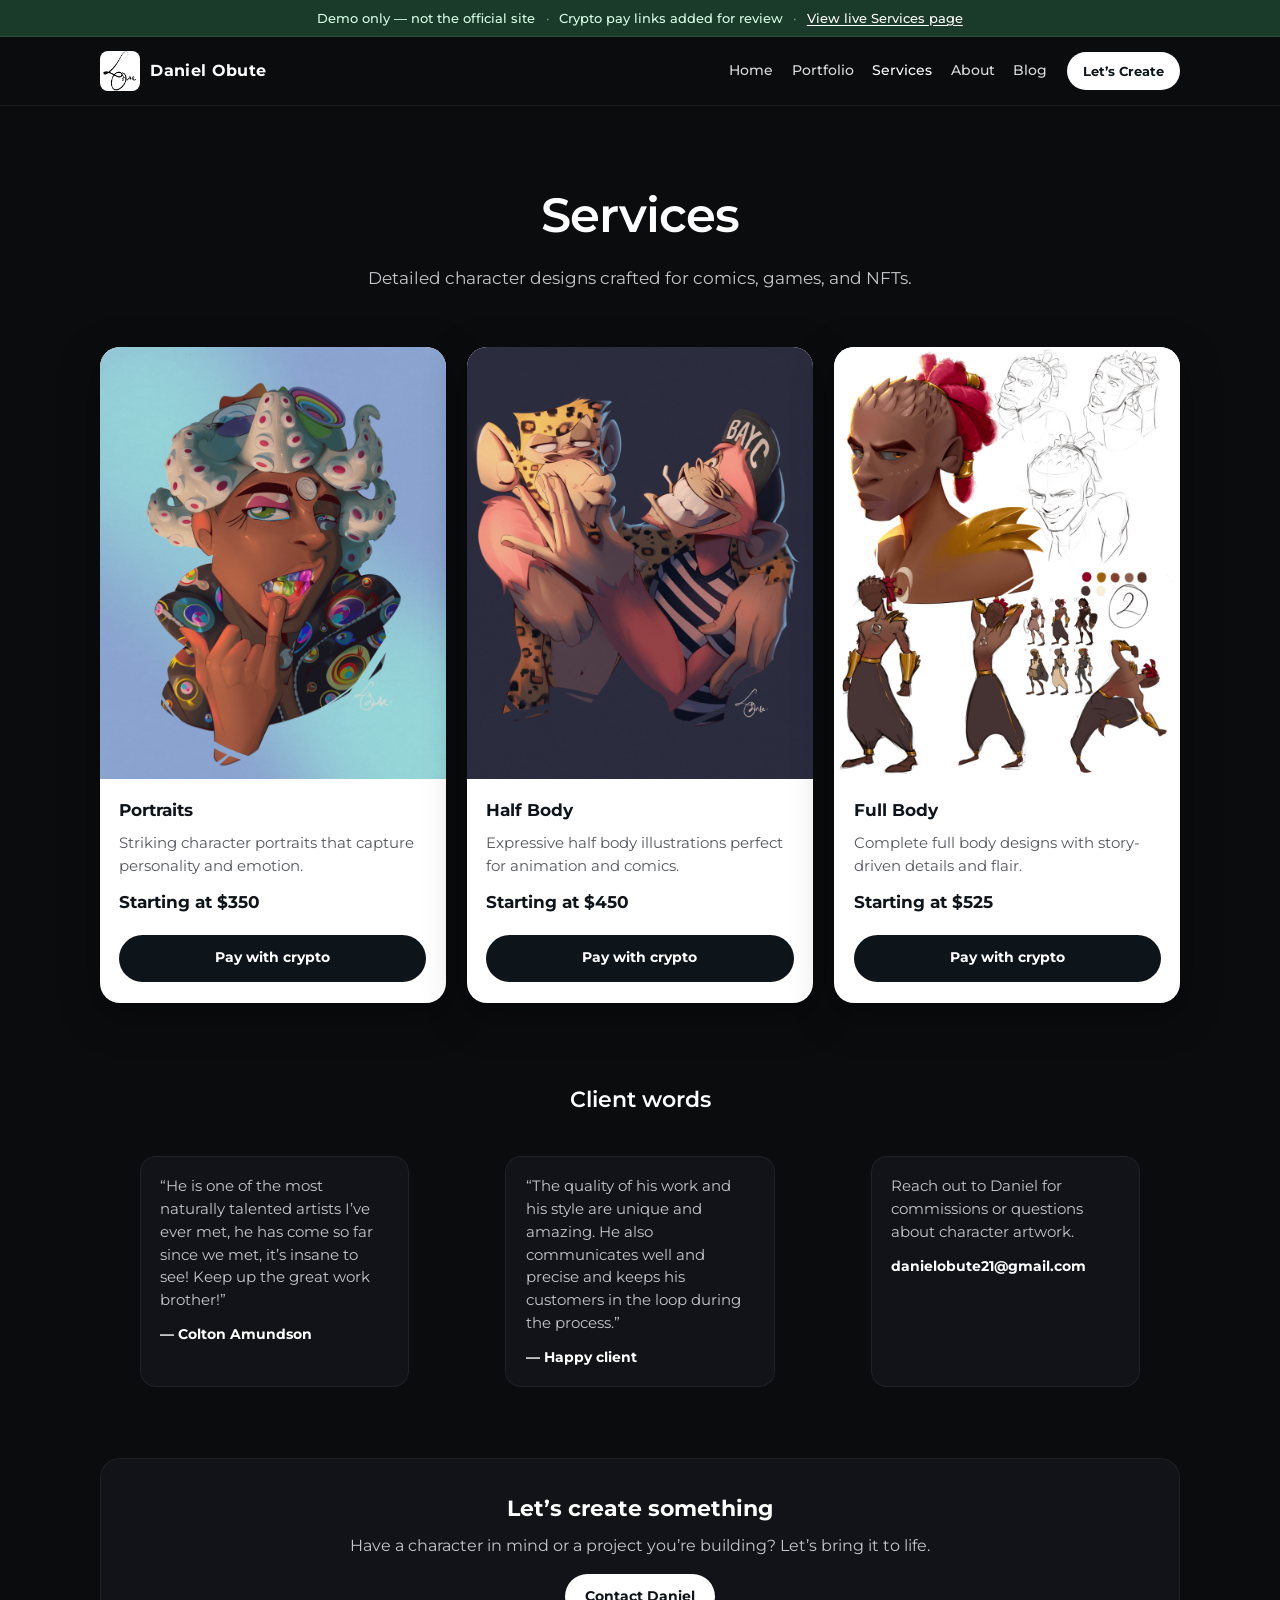
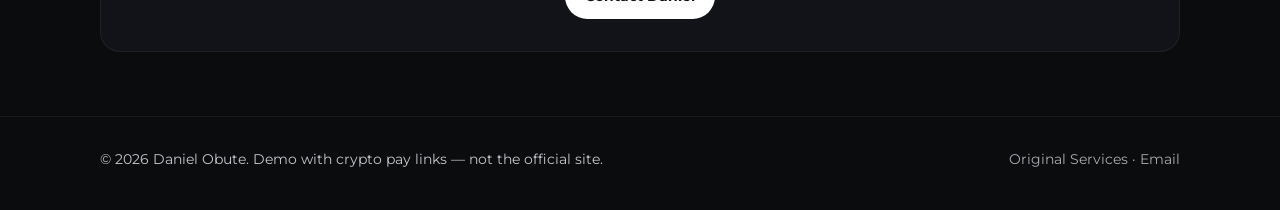
<file: index.html>
<!DOCTYPE html>
<html lang="en">
<head>
  <meta charset="utf-8" />
  <meta name="viewport" content="width=device-width, initial-scale=1" />
  <title>Daniel Obute — Character Illustration Services | Demo</title>
  <meta name="description" content="Professional character design and illustration for comics, animation, games, and NFT projects by Daniel Obute." />
  <meta name="robots" content="noindex, nofollow" />
  <link rel="icon" href="assets/signature-squ-blk-exMzPNkLRzjNOHaA.png" />
  <link rel="preconnect" href="https://fonts.googleapis.com" />
  <link rel="preconnect" href="https://fonts.gstatic.com" crossorigin />
  <link href="https://fonts.googleapis.com/css2?family=Montserrat:wght@400;500;600;700&display=swap" rel="stylesheet" />
  <link rel="stylesheet" href="css/original.css" />
</head>
<body>
  <div class="demo-banner" role="status">
    <span>Demo only — not the official site</span>
    <span class="sep">·</span>
    <span>Crypto pay links added for review</span>
    <span class="sep">·</span>
    <a href="https://danielobute.com/services" target="_blank" rel="noopener">View live Services page</a>
  </div>

  <header class="site-header">
    <div class="nav-inner">
      <a class="logo" href="index.html" aria-label="Obute Studios home">
        <img src="assets/signature-squ-blk-exMzPNkLRzjNOHaA.png" alt="Obute Studios logo" width="40" height="40" />
        <span>Daniel Obute</span>
      </a>
      <nav class="nav-links" aria-label="Primary">
        <a href="https://danielobute.com/" target="_blank" rel="noopener">Home</a>
        <a href="https://danielobute.com/portfolio" target="_blank" rel="noopener">Portfolio</a>
        <a href="index.html" class="active">Services</a>
        <a href="https://danielobute.com/about" target="_blank" rel="noopener">About</a>
        <a href="https://danielobute.com/blog" target="_blank" rel="noopener">Blog</a>
      </nav>
      <a class="nav-cta" href="mailto:danielobute21@gmail.com">Let’s Create</a>
      <button class="menu-toggle" type="button" aria-label="Open menu" aria-expanded="false">
        <span></span><span></span><span></span>
      </button>
    </div>
  </header>

  <div class="mobile-nav" aria-hidden="true">
    <div class="mobile-nav-panel">
      <button class="mobile-nav-close" type="button" aria-label="Close menu">×</button>
      <a href="https://danielobute.com/" target="_blank" rel="noopener">Home</a>
      <a href="https://danielobute.com/portfolio" target="_blank" rel="noopener">Portfolio</a>
      <a href="index.html">Services</a>
      <a href="https://danielobute.com/about" target="_blank" rel="noopener">About</a>
      <a href="https://danielobute.com/blog" target="_blank" rel="noopener">Blog</a>
      <a class="mobile-cta" href="mailto:danielobute21@gmail.com">Let’s Create</a>
    </div>
  </div>

  <main>
    <section class="services-hero">
      <div class="container">
        <h1>Services</h1>
        <p>Detailed character designs crafted for comics, games, and NFTs.</p>
      </div>
    </section>

    <section class="packages" aria-label="Packages">
      <div class="container">
        <div class="package-grid">

          <article class="package-card">
            <div class="art">
              <img src="assets/rtfkt-oVvI7tODtLYfU550.png" alt="Character portrait artwork by Daniel Obute" width="600" height="750" />
            </div>
            <div class="package-body">
              <h2>Portraits</h2>
              <p class="desc">Striking character portraits that capture personality and emotion.</p>
              <p class="price">Starting at $350</p>
              <!-- ONLY change vs original: crypto pay link -->
              <a class="pay-crypto" href="pay.html?package=portraits">Pay with crypto</a>
            </div>
          </article>

          <article class="package-card">
            <div class="art">
              <img src="assets/bayc-AlmkeHN6AHmTlQeo.png" alt="Half body character artwork by Daniel Obute" width="600" height="750" />
            </div>
            <div class="package-body">
              <h2>Half Body</h2>
              <p class="desc">Expressive half body illustrations perfect for animation and comics.</p>
              <p class="price">Starting at $450</p>
              <!-- ONLY change vs original: crypto pay link -->
              <a class="pay-crypto" href="pay.html?package=half-body">Pay with crypto</a>
            </div>
          </article>

          <article class="package-card">
            <div class="art">
              <img src="assets/comission-2a-IP8hCoMn7YdR4XL8.png" alt="Full body character artwork by Daniel Obute" width="600" height="750" />
            </div>
            <div class="package-body">
              <h2>Full Body</h2>
              <p class="desc">Complete full body designs with story-driven details and flair.</p>
              <p class="price">Starting at $525</p>
              <!-- ONLY change vs original: crypto pay link -->
              <a class="pay-crypto" href="pay.html?package=full-body">Pay with crypto</a>
            </div>
          </article>

        </div>
      </div>
    </section>

    <section class="testimonials">
      <div class="container">
        <h3>Client words</h3>
        <div class="quote-grid">
          <blockquote class="quote">
            “He is one of the most naturally talented artists I’ve ever met, he has come so far since we met, it’s insane to see! Keep up the great work brother!”
            <strong>— Colton Amundson</strong>
          </blockquote>
          <blockquote class="quote">
            “The quality of his work and his style are unique and amazing. He also communicates well and precise and keeps his customers in the loop during the process.”
            <strong>— Happy client</strong>
          </blockquote>
          <blockquote class="quote">
            Reach out to Daniel for commissions or questions about character artwork.
            <strong><a href="mailto:danielobute21@gmail.com">danielobute21@gmail.com</a></strong>
          </blockquote>
        </div>
      </div>
    </section>

    <section class="contact-band">
      <div class="container">
        <div class="contact-card">
          <h3>Let’s create something</h3>
          <p>Have a character in mind or a project you’re building? Let’s bring it to life.</p>
          <a class="mail" href="mailto:danielobute21@gmail.com">Contact Daniel</a>
        </div>
      </div>
    </section>
  </main>

  <footer class="site-footer">
    <div class="container footer-row">
      <span>© 2026 Daniel Obute. Demo with crypto pay links — not the official site.</span>
      <span>
        <a href="https://danielobute.com/services" target="_blank" rel="noopener">Original Services</a>
        ·
        <a href="mailto:danielobute21@gmail.com">Email</a>
      </span>
    </div>
  </footer>

  <script>
    (function () {
      const toggle = document.querySelector(".menu-toggle");
      const nav = document.querySelector(".mobile-nav");
      const close = document.querySelector(".mobile-nav-close");
      function open() { nav.setAttribute("aria-hidden", "false"); toggle.setAttribute("aria-expanded", "true"); }
      function shut() { nav.setAttribute("aria-hidden", "true"); toggle.setAttribute("aria-expanded", "false"); }
      toggle?.addEventListener("click", open);
      close?.addEventListener("click", shut);
      nav?.addEventListener("click", (e) => { if (e.target === nav) shut(); });
    })();
  </script>
</body>
</html>
</file>
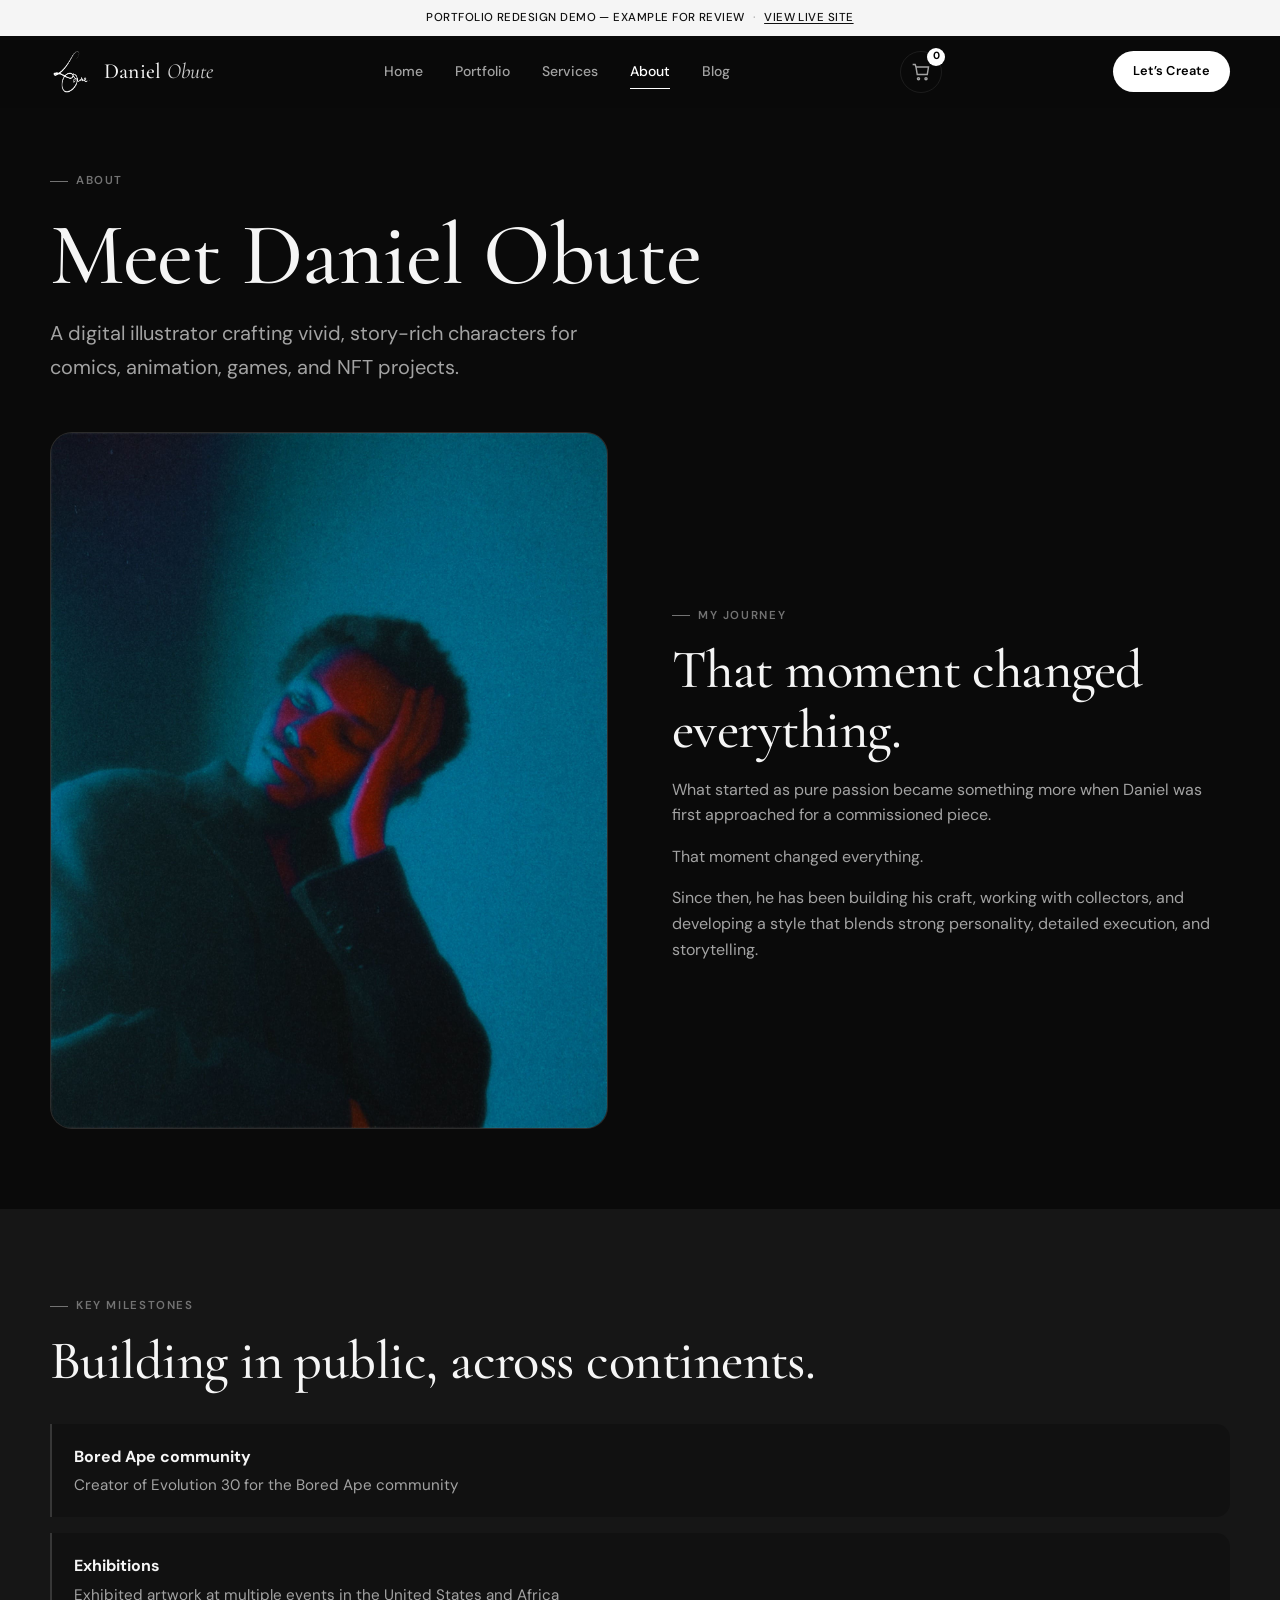
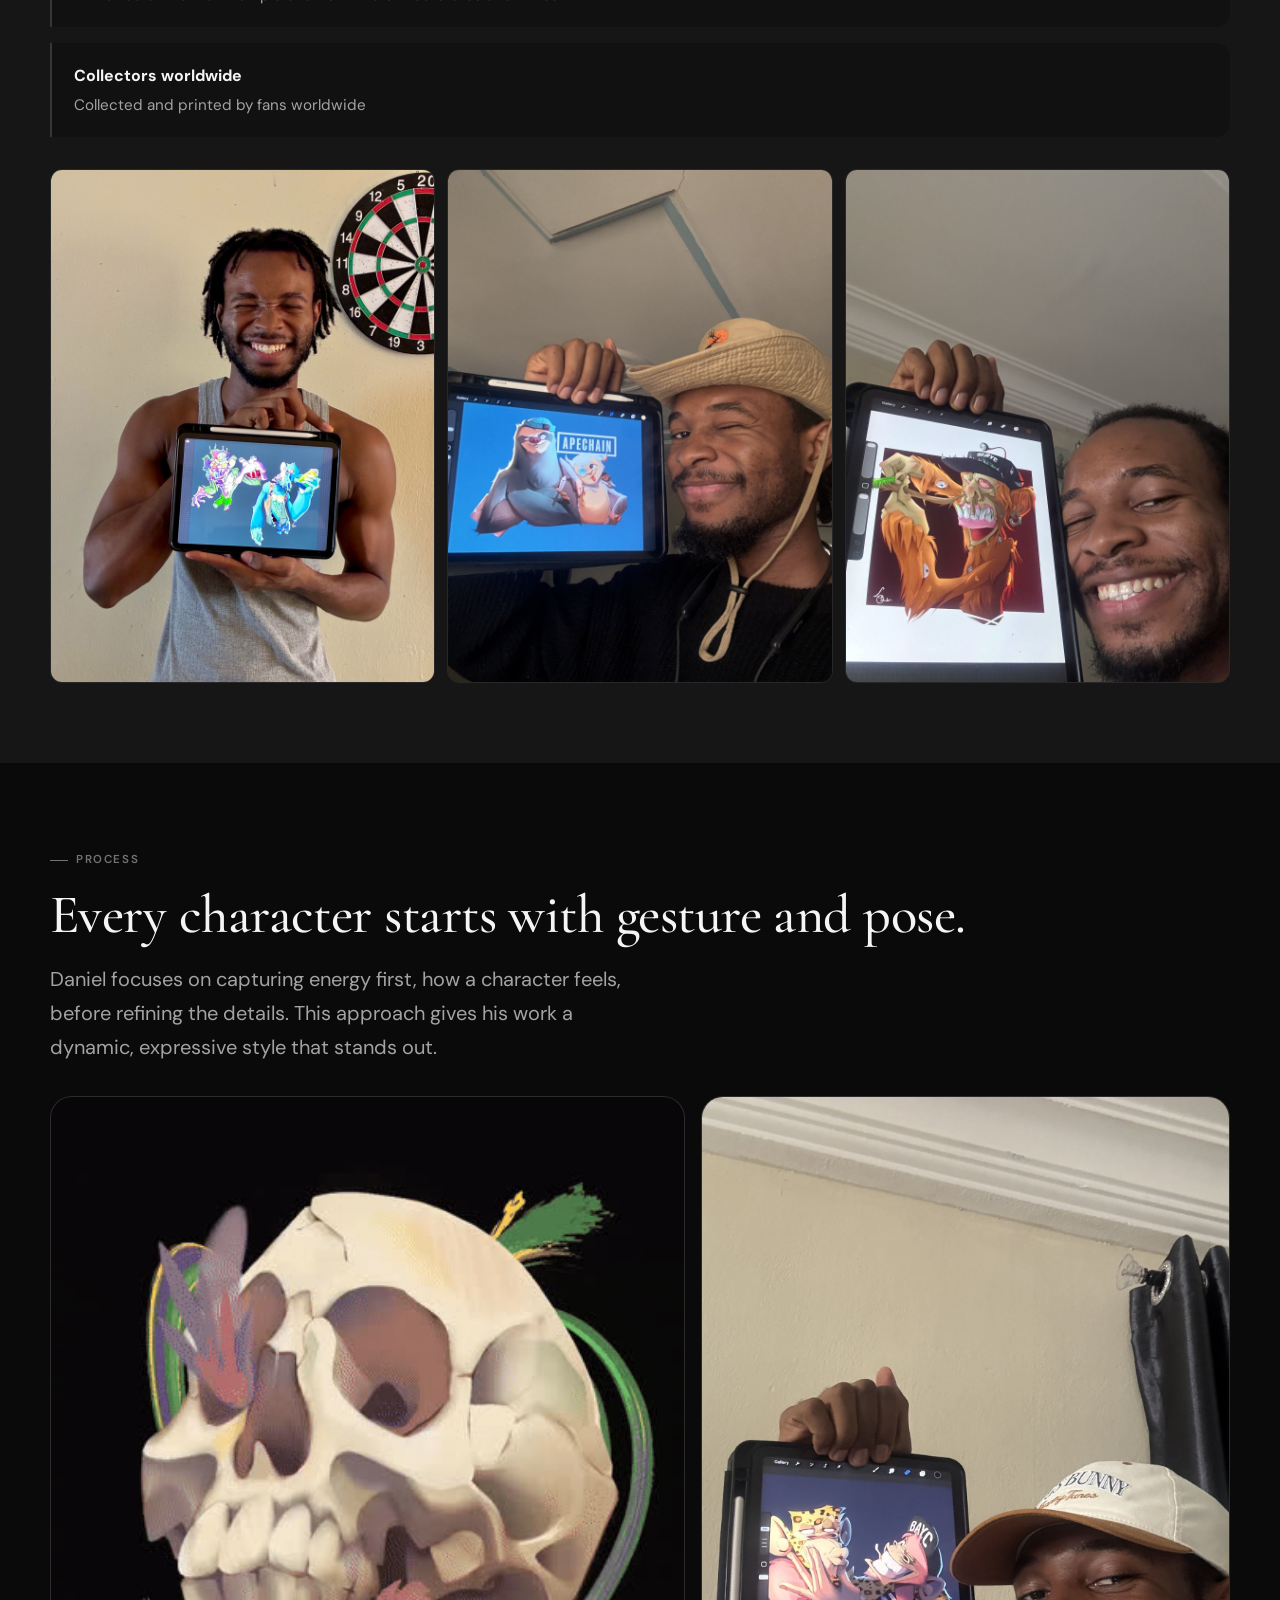
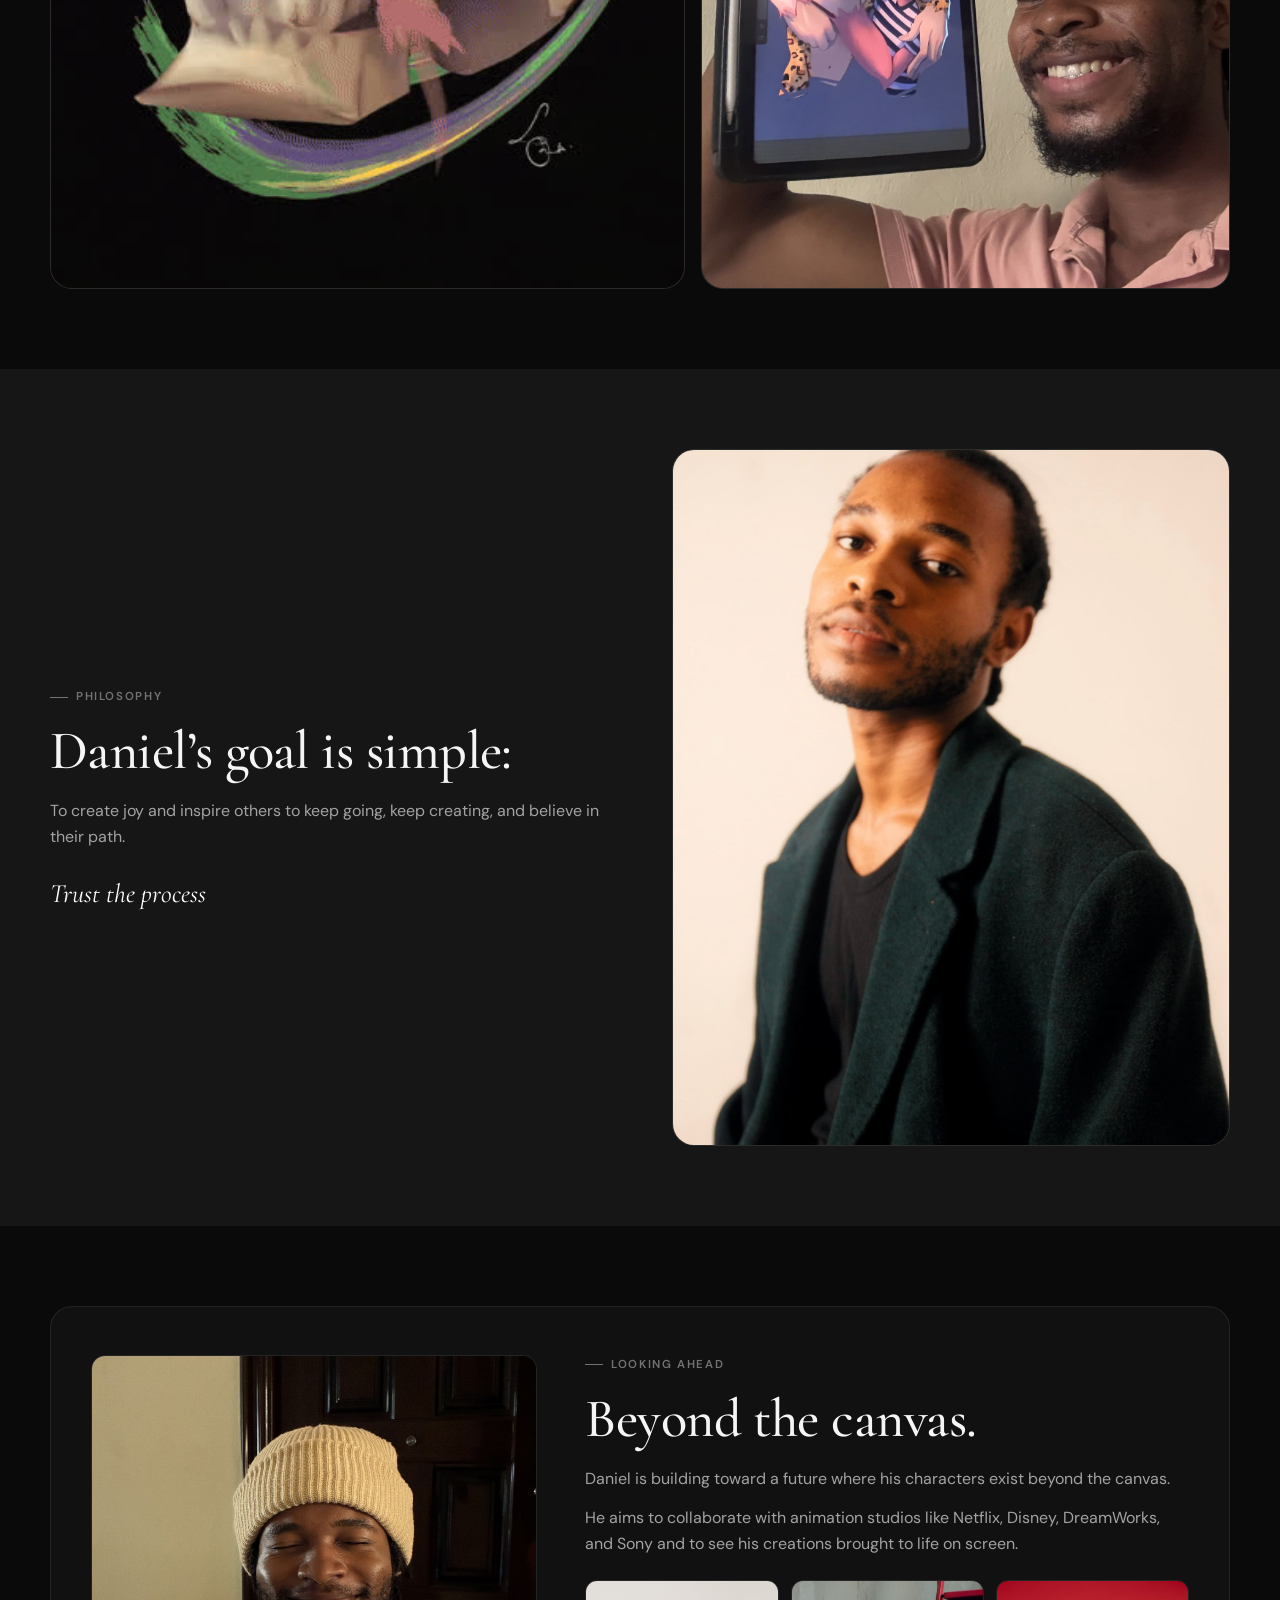
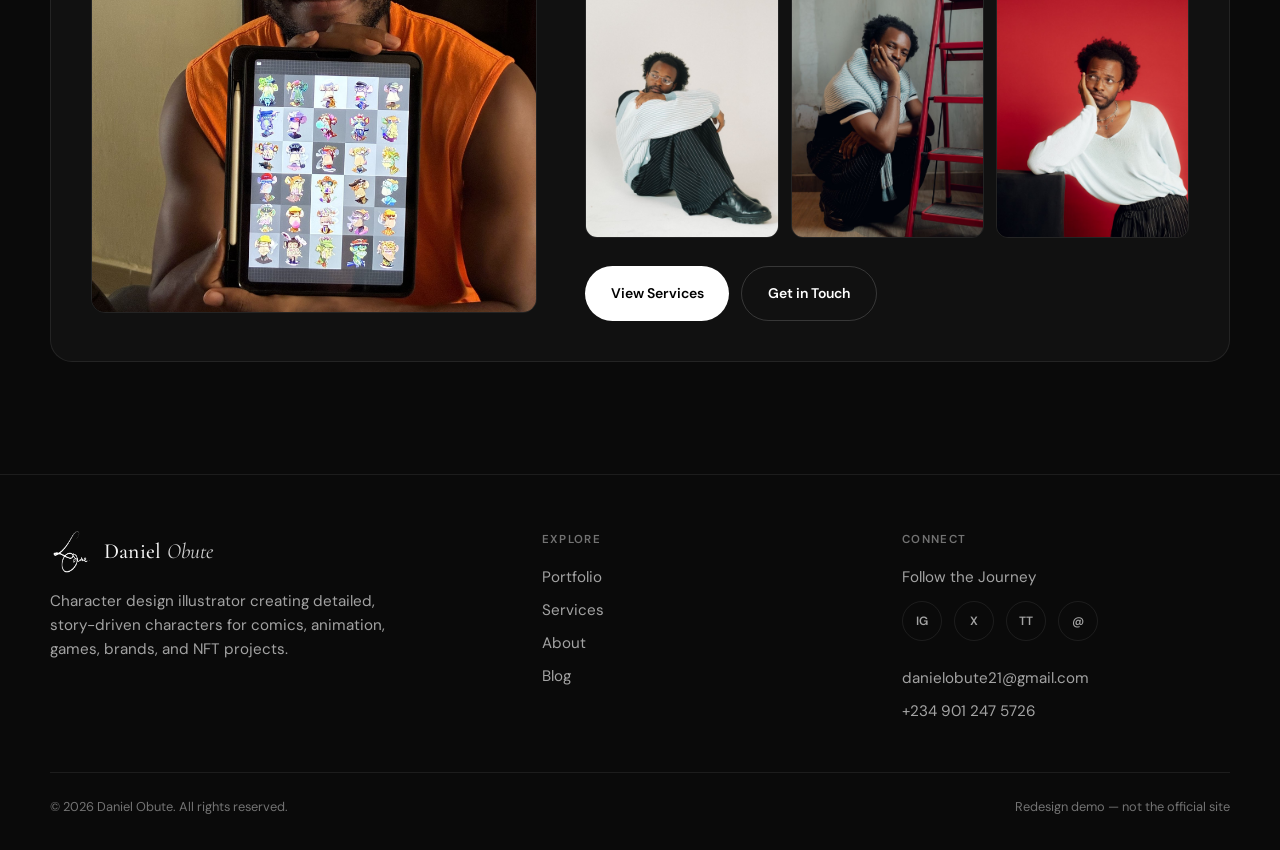
<file: about.html>
<!DOCTYPE html>
<html lang="en">
<head>
  <meta charset="utf-8" />
  <meta name="viewport" content="width=device-width, initial-scale=1" />
  <title>About — Daniel Obute | Redesign Demo</title>
  <meta name="description" content="Meet Daniel Obute — a digital illustrator crafting vivid, story-rich characters." />
  <meta name="robots" content="noindex, nofollow" />
  <link rel="icon" href="assets/signature-squ-blk-exMzPNkLRzjNOHaA.png" />
  <link rel="preconnect" href="https://fonts.googleapis.com" />
  <link rel="preconnect" href="https://fonts.gstatic.com" crossorigin />
  <link href="https://fonts.googleapis.com/css2?family=Cormorant+Garamond:ital,wght@0,400;0,500;0,600;1,400;1,500&family=DM+Sans:ital,opsz,wght@0,9..40,400;0,9..40,500;0,9..40,600;0,9..40,700;1,9..40,400&display=swap" rel="stylesheet" />
  <link rel="stylesheet" href="css/styles.css" />
</head>
<body>
  <div class="demo-banner" role="status">
    <span>Portfolio redesign demo — example for review</span>
    <span class="sep">·</span>
    <a href="https://danielobute.com" target="_blank" rel="noopener">View live site</a>
  </div>

  <header class="site-header">
    <div class="nav-inner">
      <a class="logo" href="index.html" aria-label="Obute Studios home">
        <img src="assets/signature-squ-blk-exMzPNkLRzjNOHaA.png" alt="Obute Studios logo" width="42" height="42" />
        <span class="logo-text">Daniel <em>Obute</em></span>
      </a>
      <nav class="nav-links" aria-label="Primary">
        <a href="index.html">Home</a>
        <a href="portfolio.html" >Portfolio</a>
        <a href="services.html" >Services</a>
        <a href="about.html" class="active" >About</a>
        <a href="blog.html" >Blog</a>
      </nav>
      <a class="nav-cta" href="index.html#contact">Let&rsquo;s Create</a>
      <button class="menu-toggle" type="button" aria-label="Open menu" aria-expanded="false">
        <span></span><span></span><span></span>
      </button>
    </div>
  </header>

  <div class="mobile-nav" aria-hidden="true">
    <div class="mobile-nav-panel">
      <button class="mobile-nav-close" type="button" aria-label="Close menu">×</button>
      <a href="index.html">Home</a>
      <a href="portfolio.html">Portfolio</a>
      <a href="services.html">Services</a>
      <a href="about.html" class="active">About</a>
      <a href="blog.html">Blog</a>
      <a class="mobile-cta" href="index.html#contact">Let&rsquo;s Create</a>
    </div>
  </div>

  
  <main>
    <section class="page-hero">
      <div class="container reveal">
        <span class="eyebrow">About</span>
        <h1>Meet Daniel Obute</h1>
        <p class="lede">A digital illustrator crafting vivid, story-rich characters for comics, animation, games, and NFT projects.</p>
      </div>
    </section>

    <section class="section" style="padding-top:1rem">
      <div class="container split">
        <div class="split-media reveal">
          <img src="assets/daniel-1-LQnspwjbMVjjD6F2.jpeg" alt="Daniel Obute" />
        </div>
        <div class="split-body reveal reveal-delay-1">
          <span class="eyebrow">My Journey</span>
          <h2>That moment changed everything.</h2>
          <p class="muted">What started as pure passion became something more when Daniel was first approached for a commissioned piece.</p>
          <p class="muted">That moment changed everything.</p>
          <p class="muted">Since then, he has been building his craft, working with collectors, and developing a style that blends strong personality, detailed execution, and storytelling.</p>
        </div>
      </div>
    </section>

    <section class="section bg-soft">
      <div class="container">
        <div class="reveal">
          <span class="eyebrow">Key Milestones</span>
          <h2>Building in public, across continents.</h2>
        </div>
        <div class="milestones">
          <div class="milestone reveal"><strong>Bored Ape community</strong><p>Creator of Evolution 30 for the Bored Ape community</p></div>
          <div class="milestone reveal reveal-delay-1"><strong>Exhibitions</strong><p>Exhibited artwork at multiple events in the United States and Africa</p></div>
          <div class="milestone reveal reveal-delay-2"><strong>Collectors worldwide</strong><p>Collected and printed by fans worldwide</p></div>
        </div>
        <div class="photo-row reveal">
          <img src="assets/mywork1-RDXFwkEtsJxutpKz.jpeg" alt="Studio work" loading="lazy" />
          <img src="assets/mywork7-7p0ghCfDEbNAfKAy.jpeg" alt="Studio work" loading="lazy" />
          <img src="assets/mywork3-AUkzPvhkNR7P2fyI.jpeg" alt="Studio work" loading="lazy" />
        </div>
      </div>
    </section>

    <section class="section">
      <div class="container">
        <div class="reveal">
          <span class="eyebrow">Process</span>
          <h2>Every character starts with gesture and pose.</h2>
          <p class="lede" style="margin-top:1rem">Daniel focuses on capturing energy first, how a character feels, before refining the details. This approach gives his work a dynamic, expressive style that stands out.</p>
        </div>
        <div class="process-grid">
          <div class="media reveal">
            <img src="assets/skullmaking-still.jpg" alt="Process animation — skull character making of" loading="lazy" />
          </div>
          <div class="media reveal reveal-delay-1">
            <img src="assets/mywork4-Vty4t3rEiYJq4sLL.jpeg" alt="In-progress artwork" loading="lazy" />
          </div>
        </div>
      </div>
    </section>

    <section class="section bg-soft">
      <div class="container split reverse">
        <div class="split-media reveal">
          <img src="assets/daniel-2-1Gwg5QsgwYDkcsVp.jpeg" alt="Daniel Obute portrait" />
        </div>
        <div class="split-body reveal reveal-delay-1">
          <span class="eyebrow">Philosophy</span>
          <h2>Daniel’s goal is simple:</h2>
          <p class="muted">To create joy and inspire others to keep going, keep creating, and believe in their path.</p>
          <p class="muted" style="margin-top:1.5rem;font-family:var(--font-display);font-size:1.65rem;color:#fff;font-style:italic">Trust the process</p>
        </div>
      </div>
    </section>

    <section class="section">
      <div class="container">
        <div class="about-band reveal">
          <div class="portrait">
            <img src="assets/mywork-c8mmXRcHWIcACFDf.jpeg" alt="Artwork by Daniel" />
          </div>
          <div>
            <span class="eyebrow">Looking Ahead</span>
            <h2>Beyond the canvas.</h2>
            <p>Daniel is building toward a future where his characters exist beyond the canvas.</p>
            <p>He aims to collaborate with animation studios like Netflix, Disney, DreamWorks, and Sony and to see his creations brought to life on screen.</p>
            <div class="photo-row" style="margin-top:1.5rem">
              <img src="assets/whatsapp-image-2026-09-03-at-4.10.3133-pm-GkgNvlWWbEUZuUhE.jpeg" alt="Event photo" loading="lazy" />
              <img src="assets/whatsapp-image-2026-09-03-at-4.10.313pm-gYHdtbbafXQf0yiw.jpeg" alt="Event photo" loading="lazy" />
              <img src="assets/whatsapp-image-2026-09-03-at-4.10.3122-pm-cBZ0N8HX0KywwdWs.jpeg" alt="Event photo" loading="lazy" />
            </div>
            <div class="btn-row">
              <a class="btn btn-primary" href="services.html">View Services</a>
              <a class="btn btn-ghost" href="mailto:danielobute21@gmail.com">Get in Touch</a>
            </div>
          </div>
        </div>
      </div>
    </section>
  </main>
<footer class="site-footer">
    <div class="container">
      <div class="footer-grid">
        <div class="footer-brand">
          <a class="logo" href="index.html">
            <img src="assets/signature-squ-blk-exMzPNkLRzjNOHaA.png" alt="" width="42" height="42" />
            <span class="logo-text">Daniel <em>Obute</em></span>
          </a>
          <p>Character design illustrator creating detailed, story-driven characters for comics, animation, games, brands, and NFT projects.</p>
        </div>
        <div class="footer-col">
          <h5>Explore</h5>
          <a href="portfolio.html">Portfolio</a>
          <a href="services.html">Services</a>
          <a href="about.html">About</a>
          <a href="blog.html">Blog</a>
        </div>
        <div class="footer-col">
          <h5>Connect</h5>
          <p>Follow the Journey</p>
          <div class="socials" style="margin-top:0.75rem">
            <a href="https://www.instagram.com/danielobutee" target="_blank" rel="noopener" aria-label="Instagram">IG</a>
            <a href="https://x.com/danielgenius81" target="_blank" rel="noopener" aria-label="X">X</a>
            <a href="https://www.tiktok.com/@danielobutee" target="_blank" rel="noopener" aria-label="TikTok">TT</a>
            <a href="mailto:danielobute21@gmail.com" aria-label="Email">@</a>
          </div>
          <a href="mailto:danielobute21@gmail.com" style="margin-top:1rem">danielobute21@gmail.com</a>
          <a href="tel:+2349012475726">+234 901 247 5726</a>
        </div>
      </div>
      <div class="footer-bottom">
        <span>© 2026 Daniel Obute. All rights reserved.</span>
        <span>Redesign demo — not the official site</span>
      </div>
    </div>
  </footer>
  <script src="js/config.js"></script>
  <script src="js/cart.js"></script>
  <script src="js/main.js"></script>
</body>
</html>
</file>
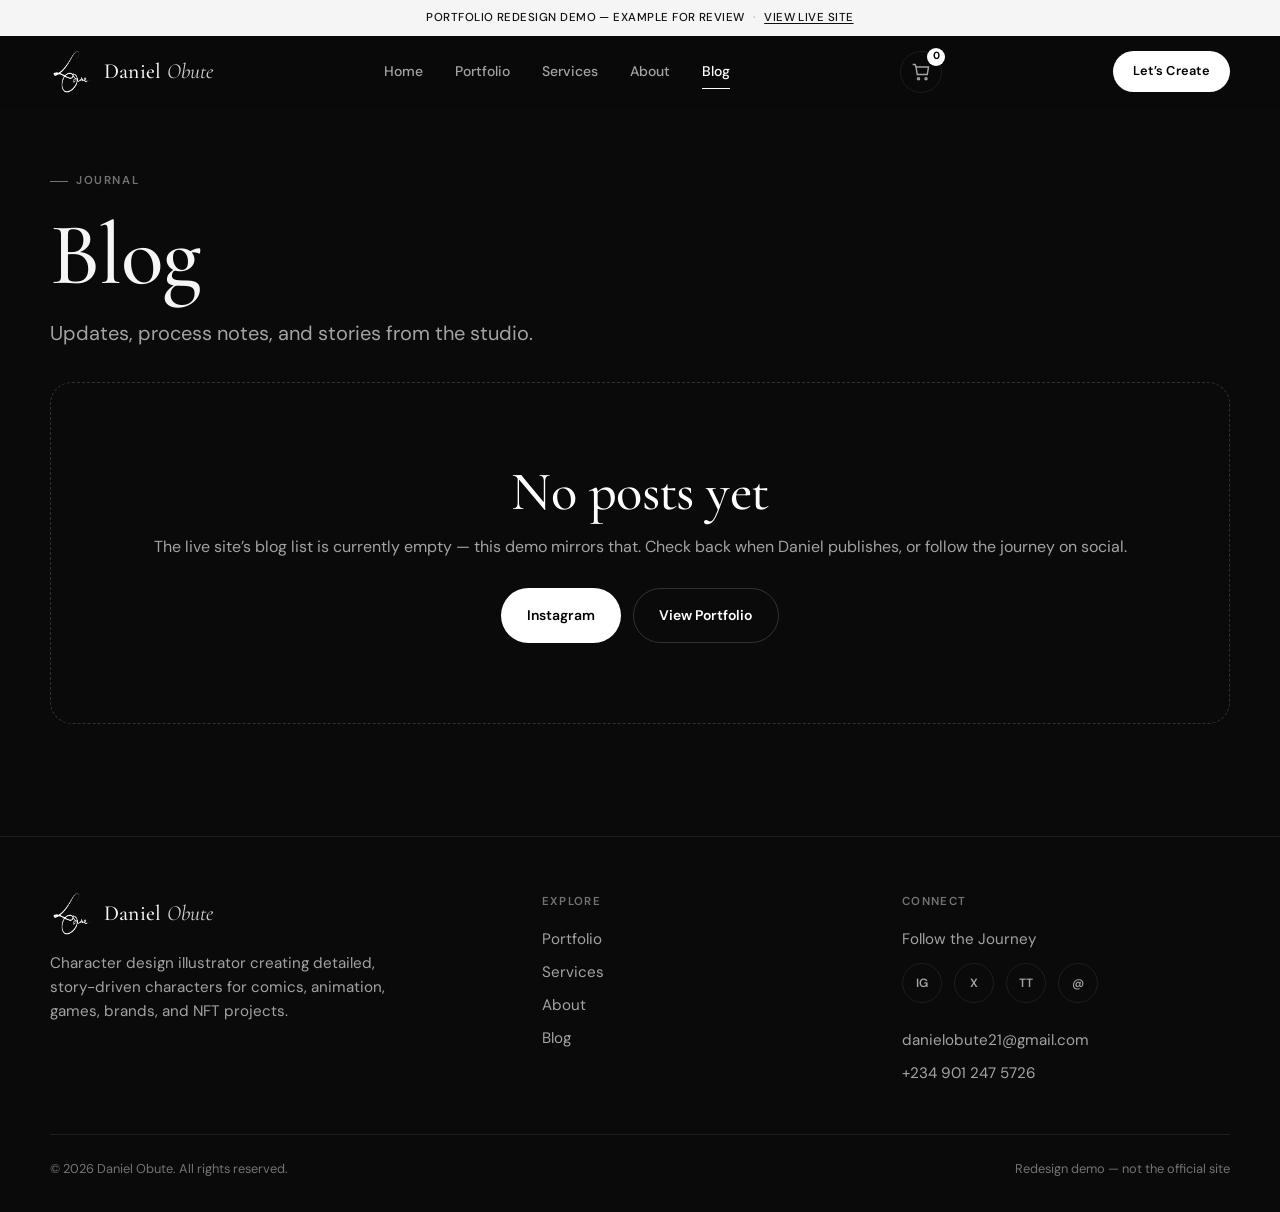
<file: blog.html>
<!DOCTYPE html>
<html lang="en">
<head>
  <meta charset="utf-8" />
  <meta name="viewport" content="width=device-width, initial-scale=1" />
  <title>Blog — Daniel Obute | Redesign Demo</title>
  <meta name="description" content="Blog — coming soon." />
  <meta name="robots" content="noindex, nofollow" />
  <link rel="icon" href="assets/signature-squ-blk-exMzPNkLRzjNOHaA.png" />
  <link rel="preconnect" href="https://fonts.googleapis.com" />
  <link rel="preconnect" href="https://fonts.gstatic.com" crossorigin />
  <link href="https://fonts.googleapis.com/css2?family=Cormorant+Garamond:ital,wght@0,400;0,500;0,600;1,400;1,500&family=DM+Sans:ital,opsz,wght@0,9..40,400;0,9..40,500;0,9..40,600;0,9..40,700;1,9..40,400&display=swap" rel="stylesheet" />
  <link rel="stylesheet" href="css/styles.css" />
</head>
<body>
  <div class="demo-banner" role="status">
    <span>Portfolio redesign demo — example for review</span>
    <span class="sep">·</span>
    <a href="https://danielobute.com" target="_blank" rel="noopener">View live site</a>
  </div>

  <header class="site-header">
    <div class="nav-inner">
      <a class="logo" href="index.html" aria-label="Obute Studios home">
        <img src="assets/signature-squ-blk-exMzPNkLRzjNOHaA.png" alt="Obute Studios logo" width="42" height="42" />
        <span class="logo-text">Daniel <em>Obute</em></span>
      </a>
      <nav class="nav-links" aria-label="Primary">
        <a href="index.html">Home</a>
        <a href="portfolio.html" >Portfolio</a>
        <a href="services.html" >Services</a>
        <a href="about.html" >About</a>
        <a href="blog.html" class="active" >Blog</a>
      </nav>
      <a class="nav-cta" href="index.html#contact">Let&rsquo;s Create</a>
      <button class="menu-toggle" type="button" aria-label="Open menu" aria-expanded="false">
        <span></span><span></span><span></span>
      </button>
    </div>
  </header>

  <div class="mobile-nav" aria-hidden="true">
    <div class="mobile-nav-panel">
      <button class="mobile-nav-close" type="button" aria-label="Close menu">×</button>
      <a href="index.html">Home</a>
      <a href="portfolio.html">Portfolio</a>
      <a href="services.html">Services</a>
      <a href="about.html">About</a>
      <a href="blog.html" class="active">Blog</a>
      <a class="mobile-cta" href="index.html#contact">Let&rsquo;s Create</a>
    </div>
  </div>

  
  <main>
    <section class="page-hero">
      <div class="container reveal">
        <span class="eyebrow">Journal</span>
        <h1>Blog</h1>
        <p class="lede">Updates, process notes, and stories from the studio.</p>
      </div>
    </section>
    <section class="section" style="padding-top:0">
      <div class="container">
        <div class="empty-state reveal">
          <h2>No posts yet</h2>
          <p>The live site&rsquo;s blog list is currently empty — this demo mirrors that. Check back when Daniel publishes, or follow the journey on social.</p>
          <div class="btn-row" style="justify-content:center">
            <a class="btn btn-primary" href="https://www.instagram.com/danielobutee" target="_blank" rel="noopener">Instagram</a>
            <a class="btn btn-ghost" href="portfolio.html">View Portfolio</a>
          </div>
        </div>
      </div>
    </section>
  </main>
<footer class="site-footer">
    <div class="container">
      <div class="footer-grid">
        <div class="footer-brand">
          <a class="logo" href="index.html">
            <img src="assets/signature-squ-blk-exMzPNkLRzjNOHaA.png" alt="" width="42" height="42" />
            <span class="logo-text">Daniel <em>Obute</em></span>
          </a>
          <p>Character design illustrator creating detailed, story-driven characters for comics, animation, games, brands, and NFT projects.</p>
        </div>
        <div class="footer-col">
          <h5>Explore</h5>
          <a href="portfolio.html">Portfolio</a>
          <a href="services.html">Services</a>
          <a href="about.html">About</a>
          <a href="blog.html">Blog</a>
        </div>
        <div class="footer-col">
          <h5>Connect</h5>
          <p>Follow the Journey</p>
          <div class="socials" style="margin-top:0.75rem">
            <a href="https://www.instagram.com/danielobutee" target="_blank" rel="noopener" aria-label="Instagram">IG</a>
            <a href="https://x.com/danielgenius81" target="_blank" rel="noopener" aria-label="X">X</a>
            <a href="https://www.tiktok.com/@danielobutee" target="_blank" rel="noopener" aria-label="TikTok">TT</a>
            <a href="mailto:danielobute21@gmail.com" aria-label="Email">@</a>
          </div>
          <a href="mailto:danielobute21@gmail.com" style="margin-top:1rem">danielobute21@gmail.com</a>
          <a href="tel:+2349012475726">+234 901 247 5726</a>
        </div>
      </div>
      <div class="footer-bottom">
        <span>© 2026 Daniel Obute. All rights reserved.</span>
        <span>Redesign demo — not the official site</span>
      </div>
    </div>
  </footer>
  <script src="js/config.js"></script>
  <script src="js/cart.js"></script>
  <script src="js/main.js"></script>
</body>
</html>
</file>
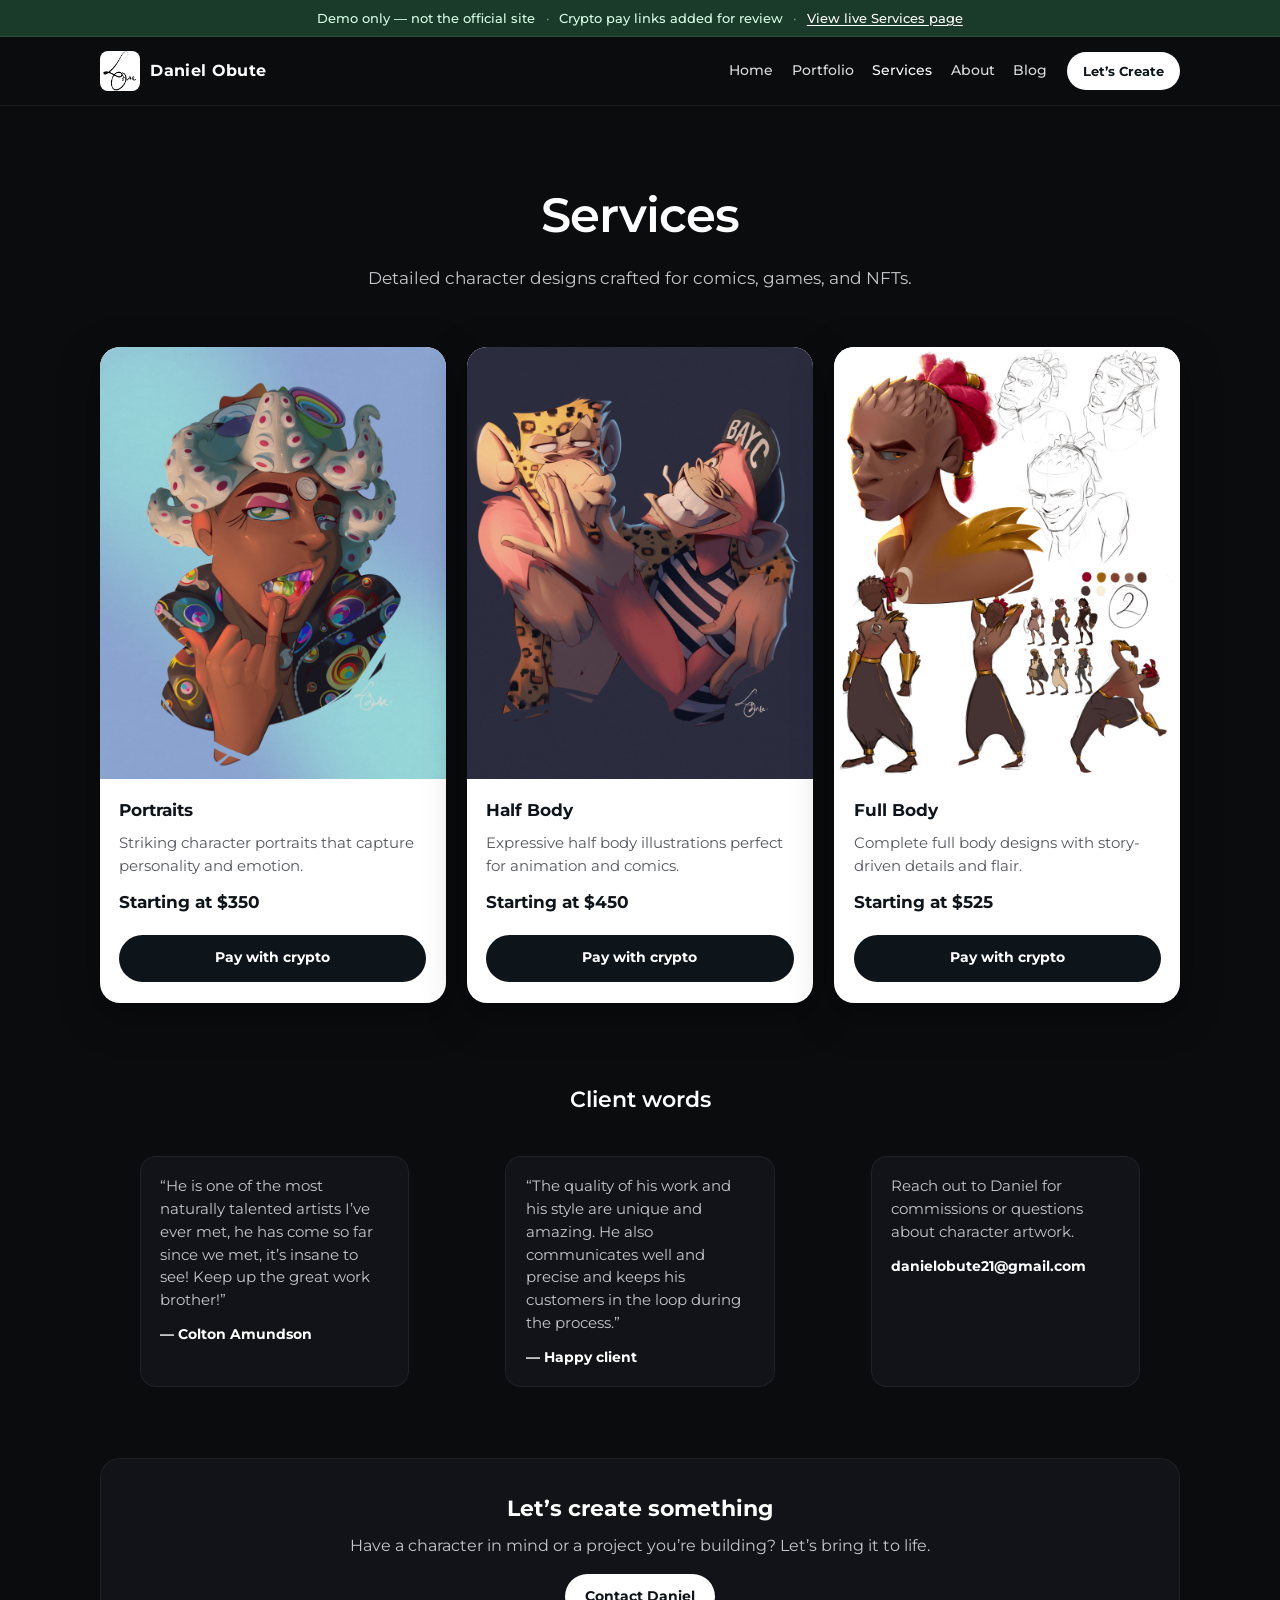
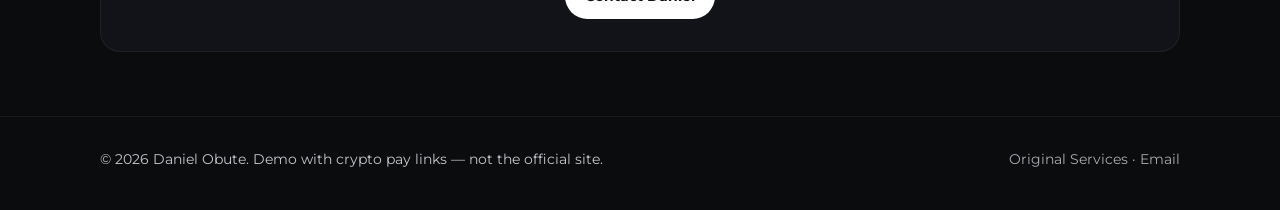
<file: cart.html>
<!DOCTYPE html>
<html lang="en">
<head>
  <meta charset="utf-8" />
  <meta http-equiv="refresh" content="0; url=index.html" />
  <meta name="robots" content="noindex, nofollow" />
  <title>Redirect…</title>
  <script>location.replace("index.html");</script>
</head>
<body><p><a href="index.html">Back to Services</a></p></body>
</html>
</file>
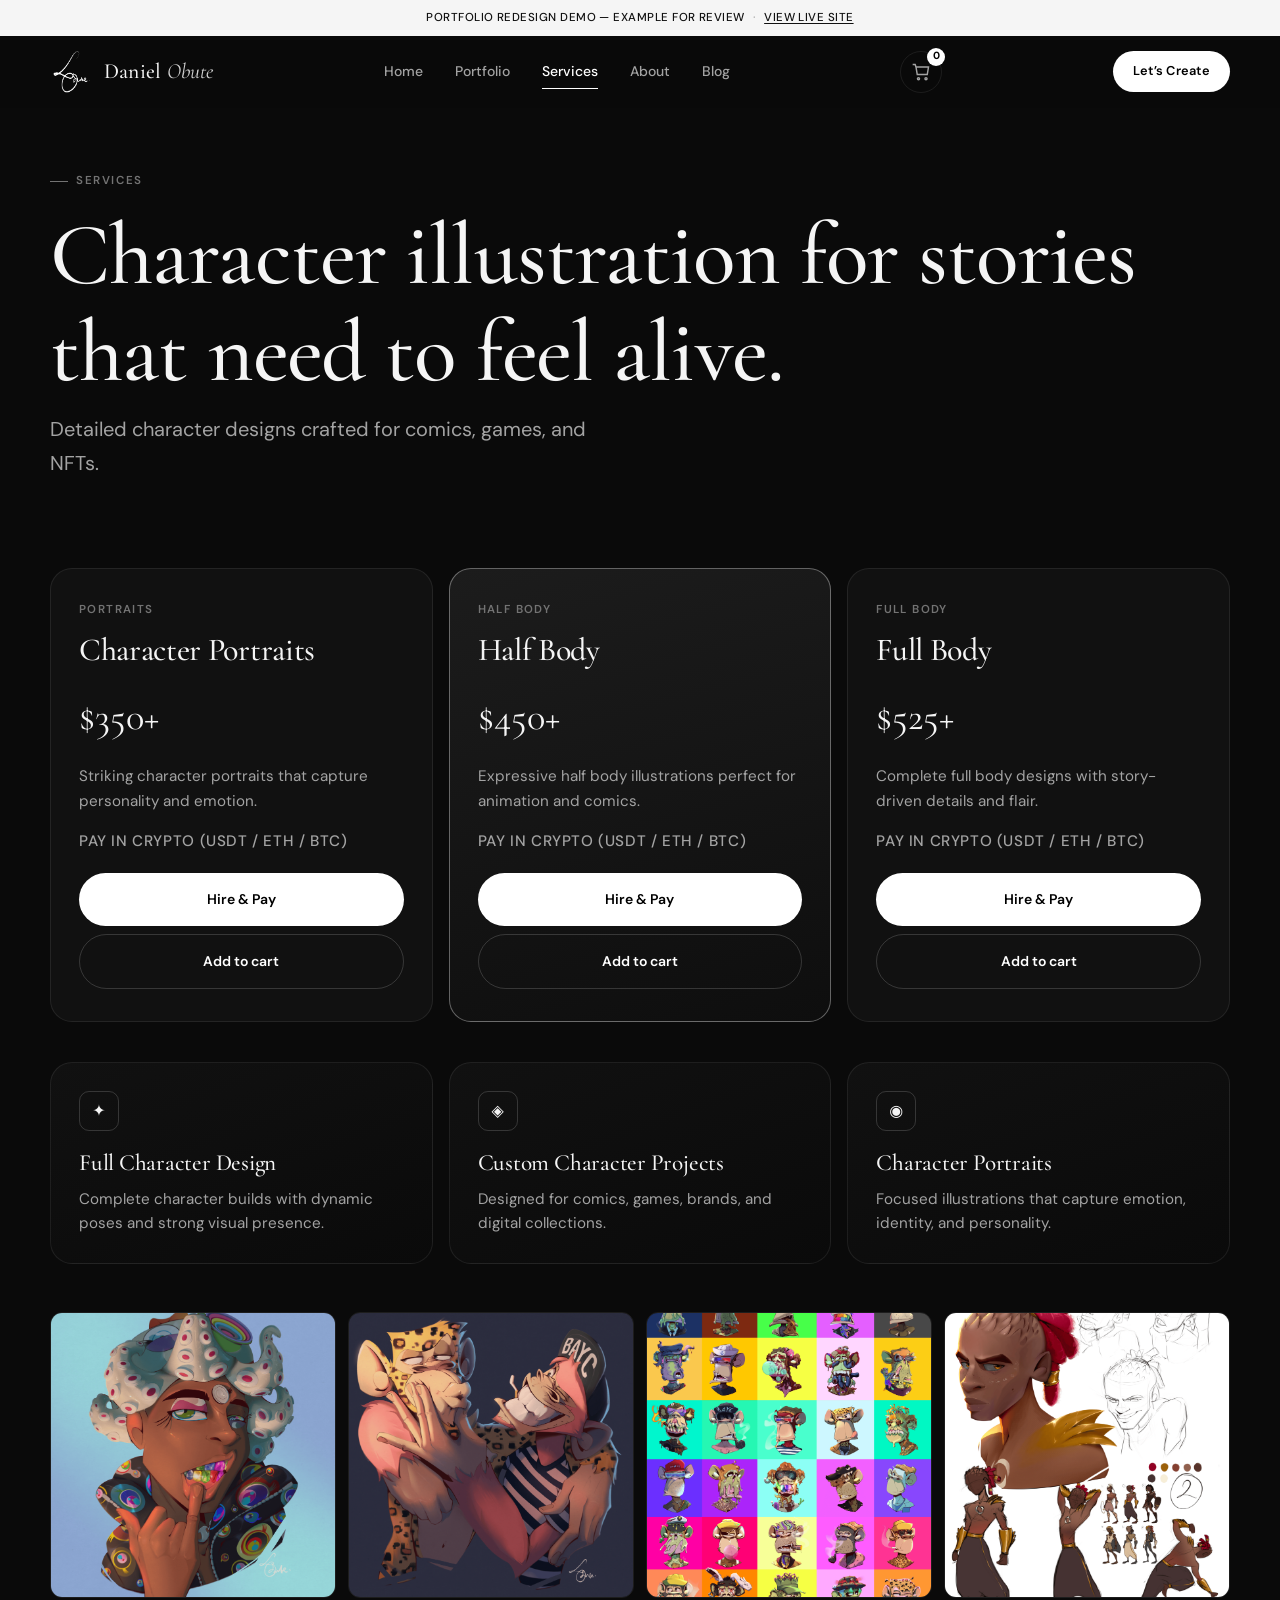
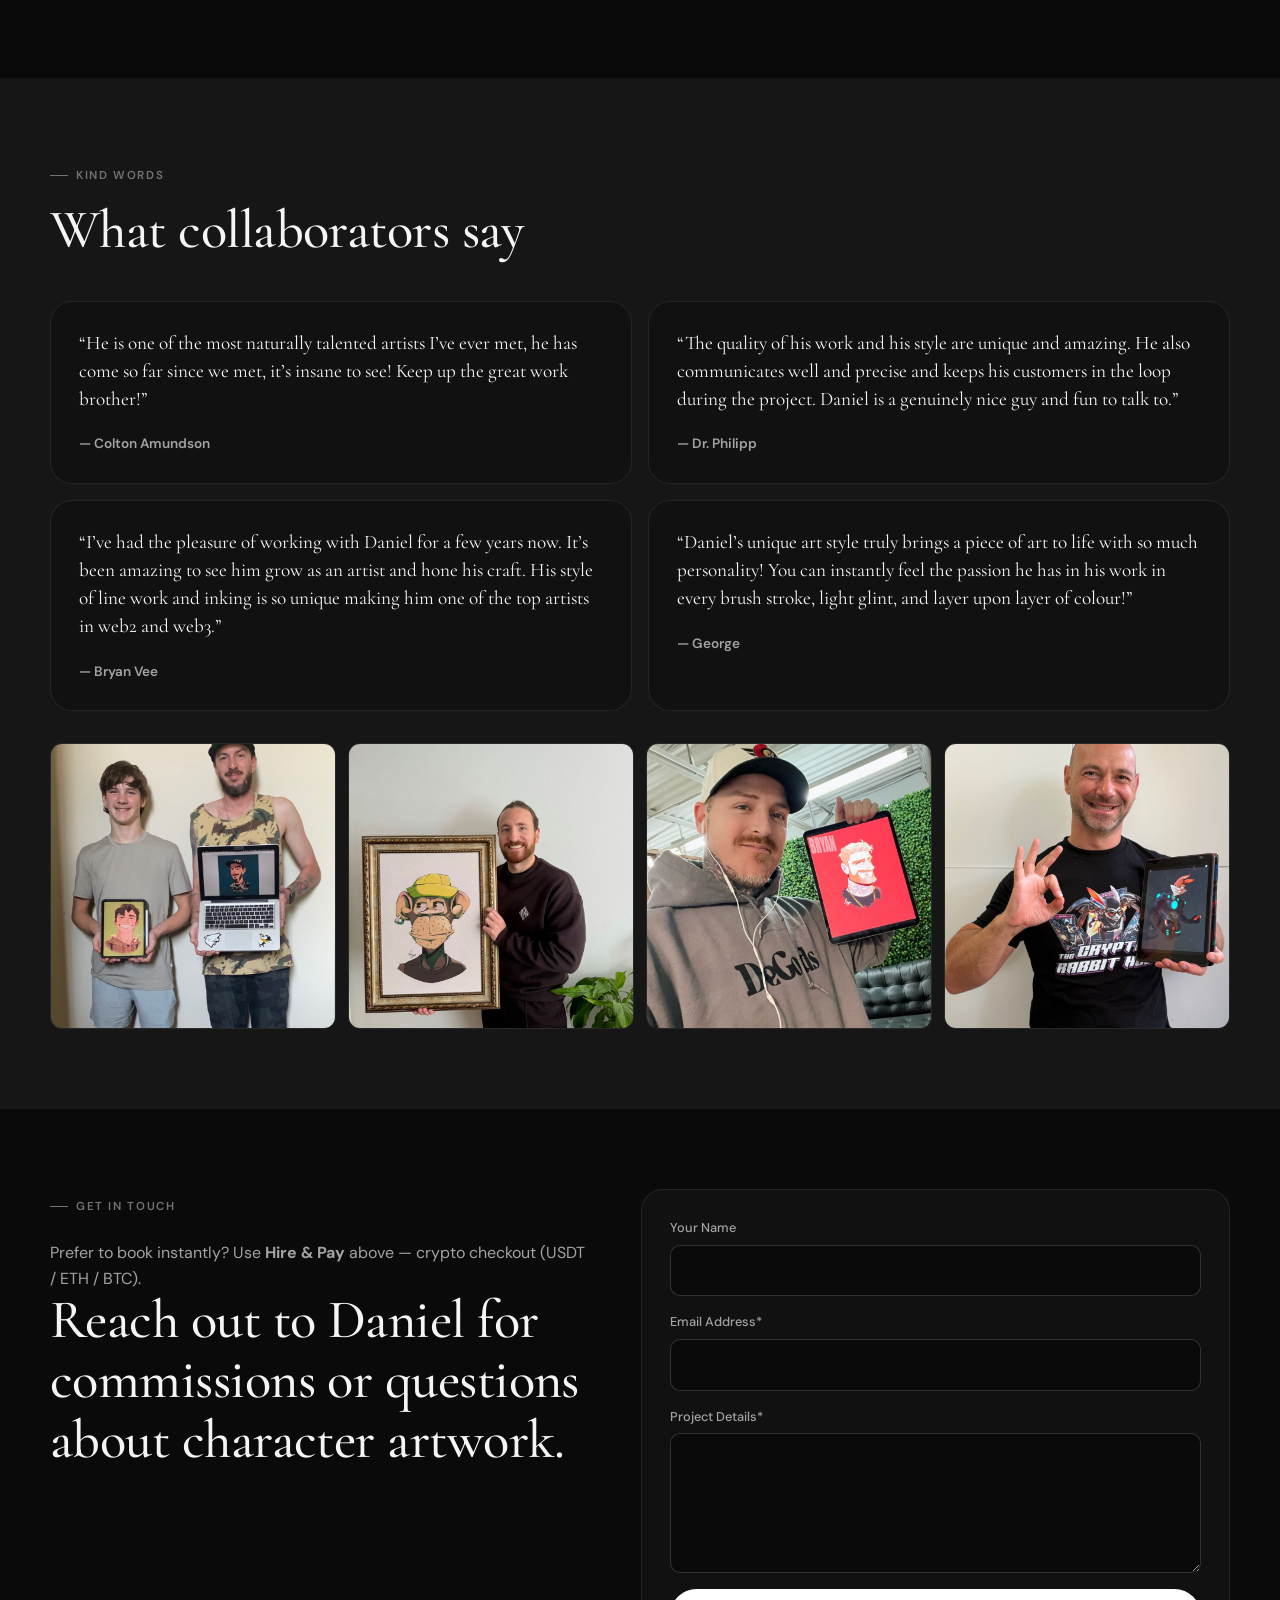
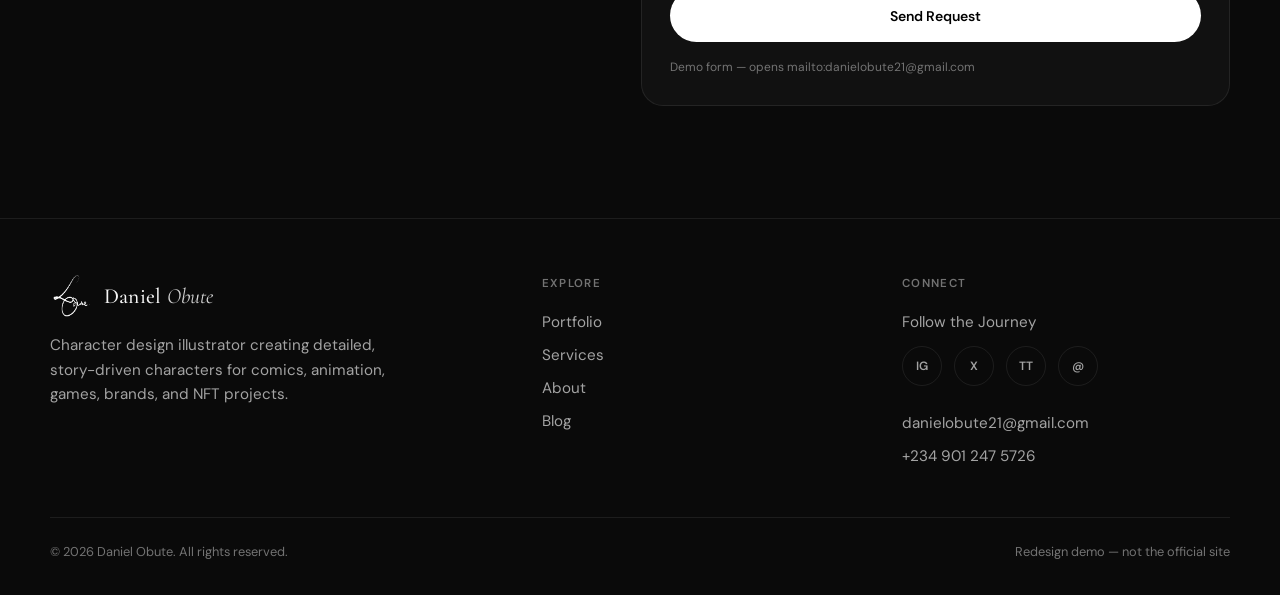
<file: services.html>
<!DOCTYPE html>
<html lang="en">
<head>
  <meta charset="utf-8" />
  <meta name="viewport" content="width=device-width, initial-scale=1" />
  <title>Services — Daniel Obute | Redesign Demo</title>
  <meta name="description" content="Professional character design and illustration for comics, animation, games, and NFT projects." />
  <meta name="robots" content="noindex, nofollow" />
  <link rel="icon" href="assets/signature-squ-blk-exMzPNkLRzjNOHaA.png" />
  <link rel="preconnect" href="https://fonts.googleapis.com" />
  <link rel="preconnect" href="https://fonts.gstatic.com" crossorigin />
  <link href="https://fonts.googleapis.com/css2?family=Cormorant+Garamond:ital,wght@0,400;0,500;0,600;1,400;1,500&family=DM+Sans:ital,opsz,wght@0,9..40,400;0,9..40,500;0,9..40,600;0,9..40,700;1,9..40,400&display=swap" rel="stylesheet" />
  <link rel="stylesheet" href="css/styles.css" />
</head>
<body>
  <div class="demo-banner" role="status">
    <span>Portfolio redesign demo — example for review</span>
    <span class="sep">·</span>
    <a href="https://danielobute.com" target="_blank" rel="noopener">View live site</a>
  </div>

  <header class="site-header">
    <div class="nav-inner">
      <a class="logo" href="index.html" aria-label="Obute Studios home">
        <img src="assets/signature-squ-blk-exMzPNkLRzjNOHaA.png" alt="Obute Studios logo" width="42" height="42" />
        <span class="logo-text">Daniel <em>Obute</em></span>
      </a>
      <nav class="nav-links" aria-label="Primary">
        <a href="index.html">Home</a>
        <a href="portfolio.html" >Portfolio</a>
        <a href="services.html" class="active" >Services</a>
        <a href="about.html" >About</a>
        <a href="blog.html" >Blog</a>
      </nav>
      <a class="nav-cta" href="index.html#contact">Let&rsquo;s Create</a>
      <button class="menu-toggle" type="button" aria-label="Open menu" aria-expanded="false">
        <span></span><span></span><span></span>
      </button>
    </div>
  </header>

  <div class="mobile-nav" aria-hidden="true">
    <div class="mobile-nav-panel">
      <button class="mobile-nav-close" type="button" aria-label="Close menu">×</button>
      <a href="index.html">Home</a>
      <a href="portfolio.html">Portfolio</a>
      <a href="services.html" class="active">Services</a>
      <a href="about.html">About</a>
      <a href="blog.html">Blog</a>
      <a class="mobile-cta" href="index.html#contact">Let&rsquo;s Create</a>
    </div>
  </div>

  
  <main>
    <section class="page-hero">
      <div class="container reveal">
        <span class="eyebrow">Services</span>
        <h1>Character illustration for stories that need to feel alive.</h1>
        <p class="lede">Detailed character designs crafted for comics, games, and NFTs.</p>
      </div>
    </section>

    <section class="section" style="padding-top:1rem">
      <div class="container">
        <div class="price-grid">
          <article class="price-card reveal">
            <span class="tier">Portraits</span>
            <h3>Character Portraits</h3>
            <div class="amount">$350+</div>
            <p>Striking character portraits that capture personality and emotion.</p>
            <p class="price-pay-note">Pay in crypto (USDT / ETH / BTC)</p>
            <div class="price-actions">
              <button type="button" class="btn btn-primary" data-add-to-cart="portraits" data-go-checkout="true">Hire &amp; Pay</button>
              <button type="button" class="btn btn-ghost" data-add-to-cart="portraits">Add to cart</button>
            </div>
          </article>
          <article class="price-card featured reveal reveal-delay-1">
            <span class="tier">Half Body</span>
            <h3>Half Body</h3>
            <div class="amount">$450+</div>
            <p>Expressive half body illustrations perfect for animation and comics.</p>
            <p class="price-pay-note">Pay in crypto (USDT / ETH / BTC)</p>
            <div class="price-actions">
              <button type="button" class="btn btn-primary" data-add-to-cart="half-body" data-go-checkout="true">Hire &amp; Pay</button>
              <button type="button" class="btn btn-ghost" data-add-to-cart="half-body">Add to cart</button>
            </div>
          </article>
          <article class="price-card reveal reveal-delay-2">
            <span class="tier">Full Body</span>
            <h3>Full Body</h3>
            <div class="amount">$525+</div>
            <p>Complete full body designs with story-driven details and flair.</p>
            <p class="price-pay-note">Pay in crypto (USDT / ETH / BTC)</p>
            <div class="price-actions">
              <button type="button" class="btn btn-primary" data-add-to-cart="full-body" data-go-checkout="true">Hire &amp; Pay</button>
              <button type="button" class="btn btn-ghost" data-add-to-cart="full-body">Add to cart</button>
            </div>
          </article>
        </div>

        <div class="service-grid" style="margin-top:2.5rem">
          <article class="service-card reveal">
            <div class="icon">✦</div>
            <h3>Full Character Design</h3>
            <p>Complete character builds with dynamic poses and strong visual presence.</p>
          </article>
          <article class="service-card reveal reveal-delay-1">
            <div class="icon">◈</div>
            <h3>Custom Character Projects</h3>
            <p>Designed for comics, games, brands, and digital collections.</p>
          </article>
          <article class="service-card reveal reveal-delay-2">
            <div class="icon">◉</div>
            <h3>Character Portraits</h3>
            <p>Focused illustrations that capture emotion, identity, and personality.</p>
          </article>
        </div>

        <div class="client-strip reveal" style="margin-top:3rem">
          <img src="assets/rtfkt-oVvI7tODtLYfU550.png" alt="Client work" loading="lazy" />
          <img src="assets/bayc-AlmkeHN6AHmTlQeo.png" alt="Client work" loading="lazy" />
          <img src="assets/yuga-SF5DjOzrlDxwBcsS.png" alt="Client work" loading="lazy" />
          <img src="assets/comission-2a-IP8hCoMn7YdR4XL8.png" alt="Client work" loading="lazy" />
        </div>
      </div>
    </section>

    <section class="section bg-soft">
      <div class="container">
        <div class="section-head reveal">
          <div>
            <span class="eyebrow">Kind words</span>
            <h2>What collaborators say</h2>
          </div>
        </div>
        <div class="testimonial-grid">
          <blockquote class="quote-card reveal">
            <p>“He is one of the most naturally talented artists I’ve ever met, he has come so far since we met, it’s insane to see! Keep up the great work brother!”</p>
            <div class="who">— Colton Amundson</div>
          </blockquote>
          <blockquote class="quote-card reveal reveal-delay-1">
            <p>“The quality of his work and his style are unique and amazing. He also communicates well and precise and keeps his customers in the loop during the project. Daniel is a genuinely nice guy and fun to talk to.”</p>
            <div class="who">— Dr. Philipp</div>
          </blockquote>
          <blockquote class="quote-card reveal">
            <p>“I’ve had the pleasure of working with Daniel for a few years now. It’s been amazing to see him grow as an artist and hone his craft. His style of line work and inking is so unique making him one of the top artists in web2 and web3.”</p>
            <div class="who">— Bryan Vee</div>
          </blockquote>
          <blockquote class="quote-card reveal reveal-delay-1">
            <p>“Daniel’s unique art style truly brings a piece of art to life with so much personality! You can instantly feel the passion he has in his work in every brush stroke, light glint, and layer upon layer of colour!”</p>
            <div class="who">— George</div>
          </blockquote>
        </div>
        <div class="client-strip reveal" style="margin-top:2rem">
          <img src="assets/happyclients-rQNBfoDvY5Y7iRCi.jpeg" alt="Happy clients" loading="lazy" />
          <img src="assets/whatsapp-image-2026-03-13-at-12.33.03-pm-1W0P3iiTDoWQFAs6.jpeg" alt="Client photo" loading="lazy" />
          <img src="assets/whatsapp-image-2026-03-13-at-4.21.13-pm-rlSgIyACaHukASv0.jpeg" alt="Client photo" loading="lazy" />
          <img src="assets/whatsapp-image-2026-03-14-at-6.13.24-am-gIjX2nkn6vgNKOrN.jpeg" alt="Client photo" loading="lazy" />
        </div>
      </div>
    </section>

    <section class="section" id="contact">
      <div class="container contact-grid">
        <div class="reveal">
          <span class="eyebrow">Get in touch</span>
          <p class="muted" style="margin:0.5rem 0 0">Prefer to book instantly? Use <strong>Hire &amp; Pay</strong> above — crypto checkout (USDT / ETH / BTC).</p>
          <h2>Reach out to Daniel for commissions or questions about character artwork.</h2>
        </div>
        <form class="form reveal reveal-delay-1" data-contact>
          <label>Your Name<input type="text" name="name" /></label>
          <label>Email Address*<input type="email" name="email" required /></label>
          <label>Project Details*<textarea name="message" required></textarea></label>
          <button class="btn btn-primary" type="submit">Send Request</button>
          <p class="note">Demo form — opens mailto:danielobute21@gmail.com</p>
        </form>
      </div>
    </section>
  </main>
<footer class="site-footer">
    <div class="container">
      <div class="footer-grid">
        <div class="footer-brand">
          <a class="logo" href="index.html">
            <img src="assets/signature-squ-blk-exMzPNkLRzjNOHaA.png" alt="" width="42" height="42" />
            <span class="logo-text">Daniel <em>Obute</em></span>
          </a>
          <p>Character design illustrator creating detailed, story-driven characters for comics, animation, games, brands, and NFT projects.</p>
        </div>
        <div class="footer-col">
          <h5>Explore</h5>
          <a href="portfolio.html">Portfolio</a>
          <a href="services.html">Services</a>
          <a href="about.html">About</a>
          <a href="blog.html">Blog</a>
        </div>
        <div class="footer-col">
          <h5>Connect</h5>
          <p>Follow the Journey</p>
          <div class="socials" style="margin-top:0.75rem">
            <a href="https://www.instagram.com/danielobutee" target="_blank" rel="noopener" aria-label="Instagram">IG</a>
            <a href="https://x.com/danielgenius81" target="_blank" rel="noopener" aria-label="X">X</a>
            <a href="https://www.tiktok.com/@danielobutee" target="_blank" rel="noopener" aria-label="TikTok">TT</a>
            <a href="mailto:danielobute21@gmail.com" aria-label="Email">@</a>
          </div>
          <a href="mailto:danielobute21@gmail.com" style="margin-top:1rem">danielobute21@gmail.com</a>
          <a href="tel:+2349012475726">+234 901 247 5726</a>
        </div>
      </div>
      <div class="footer-bottom">
        <span>© 2026 Daniel Obute. All rights reserved.</span>
        <span>Redesign demo — not the official site</span>
      </div>
    </div>
  </footer>
  <script src="js/config.js"></script>
  <script src="js/cart.js"></script>
  <script src="js/main.js"></script>
</body>
</html>
</file>
<file: css/original.css>
/* Matches danielobute.com/services look — minimal clone, not a redesign */
:root {
  --bg: #0b0c0e;
  --bg-soft: #111318;
  --card: #ffffff;
  --text: #ffffff;
  --muted: #c5c7cc;
  --ink: #0d141a;
  --ink-muted: #56585e;
  --radius: 20px;
  --font: Montserrat, system-ui, -apple-system, Segoe UI, Roboto, sans-serif;
}
*, *::before, *::after { box-sizing: border-box; }
html { scroll-behavior: smooth; }
body {
  margin: 0;
  font-family: var(--font);
  background: var(--bg);
  color: var(--text);
  line-height: 1.55;
  min-height: 100vh;
}
img { max-width: 100%; display: block; }
a { color: inherit; text-decoration: none; }
button { font-family: inherit; cursor: pointer; }

.demo-banner {
  position: sticky; top: 0; z-index: 1000;
  background: #1a3a2a; color: #d7ffe8;
  text-align: center; font-size: 13px; font-weight: 500;
  padding: 8px 12px;
  border-bottom: 1px solid rgba(255,255,255,.08);
}
.demo-banner a { color: #fff; text-decoration: underline; text-underline-offset: 2px; }
.demo-banner .sep { opacity: .5; margin: 0 .4rem; }

.site-header {
  background: var(--bg);
  border-bottom: 1px solid rgba(255,255,255,.06);
}
.nav-inner {
  max-width: 1120px; margin: 0 auto;
  padding: 14px 20px;
  display: flex; align-items: center; gap: 1.25rem;
}
.logo { display: flex; align-items: center; gap: .65rem; font-weight: 700; letter-spacing: .02em; }
.logo img { width: 40px; height: 40px; border-radius: 8px; object-fit: cover; background: #fff; }
.nav-links { display: flex; gap: 1.15rem; margin-left: auto; font-size: 14px; font-weight: 500; }
.nav-links a { opacity: .85; }
.nav-links a:hover, .nav-links a.active { opacity: 1; }
.nav-cta {
  display: inline-flex; align-items: center;
  background: #fff; color: #0d141a;
  font-size: 13px; font-weight: 700;
  padding: .55rem 1rem; border-radius: 999px;
}
.menu-toggle {
  display: none; background: none; border: 0; padding: 6px; margin-left: auto;
}
.menu-toggle span {
  display: block; width: 22px; height: 2px; background: #fff; margin: 5px 0;
}
.mobile-nav { display: none; }
@media (max-width: 800px) {
  .nav-links, .nav-cta { display: none; }
  .menu-toggle { display: block; }
  .mobile-nav[aria-hidden="false"] {
    display: block; position: fixed; inset: 0; z-index: 999;
    background: rgba(0,0,0,.55);
  }
  .mobile-nav-panel {
    background: #111; width: min(300px, 86vw); height: 100%;
    margin-left: auto; padding: 1.25rem; display: flex; flex-direction: column; gap: 1rem;
  }
  .mobile-nav-close { align-self: flex-end; background: none; border: 0; color: #fff; font-size: 1.75rem; }
  .mobile-cta {
    margin-top: auto; text-align: center; background: #fff; color: #0d141a;
    font-weight: 700; padding: .75rem; border-radius: 999px;
  }
}

.container { max-width: 1120px; margin: 0 auto; padding: 0 20px; }

.services-hero {
  padding: 4.5rem 0 2rem;
  text-align: center;
}
.services-hero h1 {
  margin: 0 0 .75rem;
  font-size: clamp(2rem, 5vw, 3rem);
  font-weight: 600;
  letter-spacing: -.02em;
}
.services-hero p {
  margin: 0 auto;
  max-width: 34rem;
  color: var(--muted);
  font-size: 1.05rem;
}

.packages {
  padding: 1.5rem 0 4rem;
}
.package-grid {
  display: grid;
  grid-template-columns: repeat(3, 1fr);
  gap: 1.35rem;
}
@media (max-width: 900px) {
  .package-grid { grid-template-columns: 1fr; max-width: 420px; margin: 0 auto; }
}

.package-card {
  background: var(--card);
  color: var(--ink);
  border-radius: var(--radius);
  overflow: hidden;
  display: flex; flex-direction: column;
  box-shadow: 0 12px 40px rgba(0,0,0,.35);
}
.package-card .art {
  aspect-ratio: 4 / 5;
  overflow: hidden;
  background: #e8e8ea;
}
.package-card .art img {
  width: 100%; height: 100%;
  object-fit: cover;
}
.package-body {
  padding: 1.15rem 1.2rem 1.35rem;
  display: flex; flex-direction: column; gap: .55rem; flex: 1;
}
.package-body h2 {
  margin: 0;
  font-size: 1.05rem;
  font-weight: 700;
  color: var(--ink);
}
.package-body .desc {
  margin: 0;
  color: var(--ink-muted);
  font-size: .92rem;
  flex: 1;
}
.package-body .price {
  margin: .15rem 0 .35rem;
  font-size: 1.05rem;
  font-weight: 700;
  color: var(--ink);
}
.pay-crypto {
  display: inline-flex; align-items: center; justify-content: center;
  width: 100%;
  margin-top: .35rem;
  background: #0d141a; color: #fff;
  border: 0; border-radius: 999px;
  font-size: 14px; font-weight: 700;
  padding: .8rem 1rem;
  text-align: center;
  transition: background .15s ease, transform .1s ease;
}
.pay-crypto:hover { background: #1c2730; }
.pay-crypto:active { transform: scale(.99); }
.pay-crypto small {
  display: block; font-weight: 500; opacity: .75; font-size: 11px; margin-top: 2px;
}

.testimonials {
  padding: 1rem 0 3.5rem;
}
.testimonials h3 {
  text-align: center; font-weight: 600; margin: 0 0 1.5rem; font-size: 1.35rem;
}
.quote-grid {
  display: grid; grid-template-columns: repeat(3, 1fr); gap: 1rem;
}
@media (max-width: 900px) { .quote-grid { grid-template-columns: 1fr; } }
.quote {
  background: var(--bg-soft);
  border: 1px solid rgba(255,255,255,.06);
  border-radius: 16px;
  padding: 1.15rem 1.2rem;
  color: var(--muted);
  font-size: .92rem;
}
.quote strong { color: #fff; display: block; margin-top: .75rem; font-size: .85rem; }

.contact-band {
  padding: 0 0 4rem;
}
.contact-card {
  background: var(--bg-soft);
  border-radius: 20px;
  padding: 2rem 1.5rem;
  text-align: center;
  border: 1px solid rgba(255,255,255,.06);
}
.contact-card h3 { margin: 0 0 .5rem; font-size: 1.4rem; }
.contact-card p { margin: 0 0 1rem; color: var(--muted); }
.contact-card a.mail {
  display: inline-flex; background: #fff; color: #0d141a;
  font-weight: 700; padding: .7rem 1.25rem; border-radius: 999px; font-size: 14px;
}

.site-footer {
  border-top: 1px solid rgba(255,255,255,.06);
  padding: 2rem 0 2.5rem;
  color: var(--muted);
  font-size: .85rem;
}
.footer-row {
  display: flex; flex-wrap: wrap; gap: 1rem; justify-content: space-between; align-items: center;
}
.footer-row a { opacity: .85; }
.footer-row a:hover { opacity: 1; }

/* Crypto checkout page — same dark look */
.pay-page { padding: 2.5rem 0 4rem; }
.pay-page h1 { margin: 0 0 .35rem; font-size: 1.75rem; font-weight: 600; }
.pay-lede { color: var(--muted); margin: 0 0 1.5rem; }
.pay-card {
  background: #fff; color: #0d141a; border-radius: 20px;
  padding: 1.5rem; max-width: 720px;
}
.pay-summary {
  display: flex; gap: 1rem; align-items: center;
  padding-bottom: 1.15rem; margin-bottom: 1.15rem;
  border-bottom: 1px solid #e8e9ec;
}
.pay-summary img {
  width: 72px; height: 90px; object-fit: cover; border-radius: 10px;
}
.pay-summary h2 { margin: 0; font-size: 1.1rem; }
.pay-summary .amt { font-size: 1.35rem; font-weight: 700; margin-top: .25rem; }
.pay-summary .sub { color: #56585e; font-size: .85rem; }

.coin-options { display: grid; gap: .55rem; margin: .75rem 0 1.25rem; }
.coin-option {
  display: flex; align-items: center; gap: .75rem;
  width: 100%; text-align: left;
  background: #f4f5f7; border: 2px solid transparent;
  border-radius: 12px; padding: .7rem .85rem; color: #0d141a;
}
.coin-option.active { border-color: #0d141a; background: #fff; }
.coin-symbol {
  width: 40px; height: 40px; border-radius: 50%;
  background: #0d141a; color: #fff;
  display: grid; place-items: center; font-size: 11px; font-weight: 700;
}
.coin-meta { display: flex; flex-direction: column; flex: 1; }
.coin-meta small { color: #56585e; }
.coin-pref { font-size: 11px; font-weight: 700; color: #1a7a45; }

.wallet-qr-wrap {
  display: flex; justify-content: center; margin: 1rem 0;
  background: #f4f5f7; border-radius: 12px; padding: 1rem;
}
.wallet-addr-row {
  display: flex; gap: .5rem; align-items: stretch; flex-wrap: wrap;
}
.wallet-addr {
  flex: 1; min-width: 0; word-break: break-all;
  background: #f4f5f7; border-radius: 10px; padding: .7rem .85rem;
  font-size: 12px;
}
.btn {
  display: inline-flex; align-items: center; justify-content: center;
  border-radius: 999px; border: 0; font-weight: 700; font-size: 14px;
  padding: .75rem 1.15rem; cursor: pointer;
}
.btn-primary { background: #0d141a; color: #fff; }
.btn-ghost { background: #f4f5f7; color: #0d141a; }
.btn-sm { padding: .55rem .9rem; font-size: 13px; }
.btn-block { width: 100%; }
.demo-wallet-banner {
  background: #fff6d8; color: #5c4a00; border-radius: 10px;
  padding: .75rem .9rem; font-size: 13px; margin-bottom: 1rem;
}
.demo-wallet-banner code { font-size: 12px; }
.tx-field label, .checkout-form label {
  display: block; font-size: 13px; font-weight: 600; margin-bottom: .85rem;
}
.tx-field input, .checkout-form input, .checkout-form textarea {
  display: block; width: 100%; margin-top: .35rem;
  border: 1px solid #d8dae0; border-radius: 10px;
  padding: .65rem .75rem; font: inherit; color: #0d141a;
}
.checkout-form textarea { min-height: 80px; resize: vertical; }
.text-back {
  background: none; border: 0; color: var(--muted); padding: 0; margin-bottom: 1rem; font-size: 14px;
}
.text-back:hover { color: #fff; }
.optional { font-weight: 500; color: #888; }
.success-card { text-align: center; padding: 1rem 0; }
.success-card h2 { margin: .5rem 0; }
.cart-toast {
  position: fixed; bottom: 24px; left: 50%; transform: translateX(-50%) translateY(20px);
  background: #fff; color: #0d141a; padding: .7rem 1.1rem; border-radius: 999px;
  font-size: 13px; font-weight: 600; opacity: 0; pointer-events: none;
  transition: .2s ease; z-index: 2000; box-shadow: 0 8px 30px rgba(0,0,0,.25);
}
.cart-toast.show { opacity: 1; transform: translateX(-50%) translateY(0); }
.checkout-steps {
  display: flex; gap: .75rem; list-style: none; padding: 0; margin: 0 0 1.5rem;
  font-size: 13px; color: var(--muted); flex-wrap: wrap;
}
.checkout-steps .active { color: #fff; font-weight: 700; }
.pay-hint { color: #56585e; font-size: .9rem; margin: 0 0 1rem; }
</file>
<file: css/styles.css>
/* Daniel Obute — Portfolio Redesign Demo */
:root {
  --bg: #0a0a0a;
  --bg-elevated: #111111;
  --bg-soft: #161616;
  --surface: #1a1a1a;
  --border: rgba(255,255,255,0.08);
  --border-strong: rgba(255,255,255,0.16);
  --text: #f5f5f5;
  --text-muted: #a3a3a3;
  --text-dim: #737373;
  --white: #ffffff;
  --black: #000000;
  --accent: #ffffff;
  --radius: 14px;
  --radius-lg: 22px;
  --nav-h: 72px;
  --demo-h: 36px;
  --max: 1180px;
  --ease: cubic-bezier(0.22, 1, 0.36, 1);
  --font-sans: "DM Sans", system-ui, -apple-system, sans-serif;
  --font-display: "Cormorant Garamond", Georgia, serif;
}

*, *::before, *::after { box-sizing: border-box; margin: 0; padding: 0; }
html { scroll-behavior: smooth; }
body {
  font-family: var(--font-sans);
  background: var(--bg);
  color: var(--text);
  line-height: 1.6;
  -webkit-font-smoothing: antialiased;
  overflow-x: hidden;
}
img { max-width: 100%; display: block; height: auto; }
a { color: inherit; text-decoration: none; }
button { font: inherit; cursor: pointer; border: none; background: none; color: inherit; }
ul { list-style: none; }

/* Demo banner */
.demo-banner {
  position: fixed; top: 0; left: 0; right: 0; z-index: 1000;
  height: var(--demo-h);
  display: flex; align-items: center; justify-content: center; gap: 0.5rem;
  background: #f5f5f5; color: #111;
  font-size: 0.72rem; font-weight: 500; letter-spacing: 0.04em;
  text-transform: uppercase;
}
.demo-banner a { text-decoration: underline; text-underline-offset: 2px; }
.demo-banner span.sep { opacity: 0.35; }

/* Header */
.site-header {
  position: sticky; top: var(--demo-h); z-index: 900;
  height: var(--nav-h);
  display: flex; align-items: center;
  background: rgba(10,10,10,0.82);
  backdrop-filter: blur(16px) saturate(1.2);
  -webkit-backdrop-filter: blur(16px) saturate(1.2);
  border-bottom: 1px solid transparent;
  transition: border-color 0.3s, background 0.3s;
}
.site-header.scrolled { border-bottom-color: var(--border); background: rgba(10,10,10,0.94); }
.nav-inner {
  width: min(100% - 2rem, var(--max));
  margin: 0 auto;
  display: flex; align-items: center; justify-content: space-between;
  gap: 1rem;
}
.logo {
  display: flex; align-items: center; gap: 0.75rem;
  font-weight: 500; letter-spacing: 0.02em;
}
.logo img {
  width: 42px; height: 42px; object-fit: contain;
  filter: invert(1);
}
.logo-text {
  font-family: var(--font-display);
  font-size: 1.35rem; font-weight: 500;
  letter-spacing: 0.01em;
}
.logo-text em { font-style: italic; font-weight: 400; opacity: 0.85; }

.nav-links {
  display: none; align-items: center; gap: 2rem;
}
.nav-links a {
  font-size: 0.875rem; font-weight: 500;
  color: var(--text-muted);
  transition: color 0.25s;
  position: relative;
}
.nav-links a:hover, .nav-links a.active { color: var(--white); }
.nav-links a.active::after {
  content: ""; position: absolute; left: 0; right: 0; bottom: -6px;
  height: 1px; background: var(--white);
}
.nav-cta {
  display: none;
  padding: 0.65rem 1.25rem;
  background: var(--white); color: var(--black);
  border-radius: 999px;
  font-size: 0.8rem; font-weight: 600;
  letter-spacing: 0.02em;
  transition: transform 0.25s var(--ease), opacity 0.25s;
}
.nav-cta:hover { transform: translateY(-1px); opacity: 0.9; }

.menu-toggle {
  width: 44px; height: 44px;
  display: flex; flex-direction: column; align-items: center; justify-content: center; gap: 6px;
  border-radius: 10px; border: 1px solid var(--border);
}
.menu-toggle span {
  display: block; width: 18px; height: 1.5px; background: var(--white);
  transition: transform 0.3s var(--ease), opacity 0.3s;
}
.menu-toggle.open span:nth-child(1) { transform: translateY(7.5px) rotate(45deg); }
.menu-toggle.open span:nth-child(2) { opacity: 0; }
.menu-toggle.open span:nth-child(3) { transform: translateY(-7.5px) rotate(-45deg); }

/* Mobile drawer */
.mobile-nav {
  position: fixed; inset: 0; z-index: 950;
  background: rgba(0,0,0,0.55);
  opacity: 0; pointer-events: none;
  transition: opacity 0.35s;
}
.mobile-nav.open { opacity: 1; pointer-events: auto; }
.mobile-nav-panel {
  position: absolute; top: 0; right: 0;
  width: min(88vw, 360px); height: 100%;
  background: var(--bg-elevated);
  padding: calc(var(--demo-h) + 1.5rem) 1.75rem 2rem;
  transform: translateX(100%);
  transition: transform 0.4s var(--ease);
  display: flex; flex-direction: column; gap: 0.25rem;
  border-left: 1px solid var(--border);
}
.mobile-nav.open .mobile-nav-panel { transform: translateX(0); }
.mobile-nav-close {
  align-self: flex-end; margin-bottom: 1.5rem;
  width: 40px; height: 40px; border-radius: 50%;
  border: 1px solid var(--border);
  display: grid; place-items: center; font-size: 1.25rem;
}
.mobile-nav a {
  display: block; padding: 1rem 0;
  font-size: 1.35rem; font-weight: 500;
  border-bottom: 1px solid var(--border);
  font-family: var(--font-display);
}
.mobile-nav .mobile-cta {
  margin-top: auto;
  text-align: center;
  padding: 1rem;
  background: var(--white); color: var(--black);
  border-radius: 999px; font-weight: 600;
  border: none; font-family: var(--font-sans); font-size: 0.95rem;
}

@media (min-width: 900px) {
  .nav-links, .nav-cta { display: flex; }
  .menu-toggle { display: none; }
}

/* Layout helpers */
.container { width: min(100% - 2rem, var(--max)); margin: 0 auto; }
.section { padding: 5rem 0; }
.section-lg { padding: 6.5rem 0; }
.eyebrow {
  display: inline-flex; align-items: center; gap: 0.5rem;
  font-size: 0.72rem; font-weight: 600;
  letter-spacing: 0.14em; text-transform: uppercase;
  color: var(--text-dim); margin-bottom: 1rem;
}
.eyebrow::before {
  content: ""; width: 18px; height: 1px; background: var(--text-dim);
}
h1, h2, h3, .display {
  font-family: var(--font-display);
  font-weight: 500; line-height: 1.1; letter-spacing: -0.01em;
}
h1 { font-size: clamp(3rem, 9vw, 5.5rem); }
h2 { font-size: clamp(2.1rem, 5vw, 3.4rem); }
h3 { font-size: clamp(1.5rem, 3vw, 2rem); }
.lede {
  font-size: clamp(1.05rem, 2vw, 1.25rem);
  color: var(--text-muted); max-width: 36rem; line-height: 1.7;
}
.muted { color: var(--text-muted); }
.dim { color: var(--text-dim); }

.btn {
  display: inline-flex; align-items: center; justify-content: center; gap: 0.5rem;
  padding: 0.95rem 1.6rem;
  border-radius: 999px;
  font-size: 0.875rem; font-weight: 600;
  transition: transform 0.25s var(--ease), background 0.25s, color 0.25s, border-color 0.25s;
}
.btn:hover { transform: translateY(-2px); }
.btn-primary { background: var(--white); color: var(--black); }
.btn-primary:hover { background: #e8e8e8; }
.btn-ghost {
  border: 1px solid var(--border-strong);
  color: var(--white);
}
.btn-ghost:hover { border-color: var(--white); background: rgba(255,255,255,0.04); }
.btn-row { display: flex; flex-wrap: wrap; gap: 0.75rem; margin-top: 1.75rem; }

/* Reveal animations */
.reveal {
  opacity: 0; transform: translateY(28px);
  transition: opacity 0.8s var(--ease), transform 0.8s var(--ease);
}
.reveal.in { opacity: 1; transform: none; }
.reveal-delay-1 { transition-delay: 0.1s; }
.reveal-delay-2 { transition-delay: 0.2s; }
.reveal-delay-3 { transition-delay: 0.3s; }

/* Hero */
.hero {
  padding: 3.5rem 0 4rem;
  position: relative;
}
.hero-grid {
  display: grid; gap: 2.5rem; align-items: center;
}
@media (min-width: 900px) {
  .hero-grid { grid-template-columns: 1.05fr 0.95fr; gap: 3.5rem; }
}
.hero-tag {
  display: inline-block;
  padding: 0.35rem 0.85rem;
  border: 1px solid var(--border-strong);
  border-radius: 999px;
  font-size: 0.75rem; font-weight: 500;
  color: var(--text-muted);
  margin-bottom: 1.25rem;
  letter-spacing: 0.04em;
}
.hero h1 { margin-bottom: 0.35rem; }
.hero .role {
  font-family: var(--font-display);
  font-style: italic;
  font-size: clamp(1.35rem, 3vw, 1.85rem);
  color: var(--text-muted);
  margin-bottom: 1.25rem;
}
.hero-visual {
  position: relative;
  border-radius: var(--radius-lg);
  overflow: hidden;
  aspect-ratio: 4/5;
  background: var(--surface);
  border: 1px solid var(--border);
}
.hero-visual img {
  width: 100%; height: 100%; object-fit: cover;
  transition: transform 1.2s var(--ease);
}
.hero-visual:hover img { transform: scale(1.04); }
.hero-visual .float-card {
  position: absolute; left: 1rem; bottom: 1rem; right: 1rem;
  padding: 1rem 1.15rem;
  background: rgba(10,10,10,0.78);
  backdrop-filter: blur(12px);
  border: 1px solid var(--border);
  border-radius: 12px;
  font-size: 0.85rem; color: var(--text-muted);
}

/* Marquee strip */
.marquee {
  border-block: 1px solid var(--border);
  padding: 1rem 0;
  overflow: hidden;
  background: var(--bg-elevated);
}
.marquee-track {
  display: flex; gap: 2.5rem; width: max-content;
  animation: marquee 32s linear infinite;
  font-size: 0.8rem; font-weight: 500;
  letter-spacing: 0.08em; text-transform: uppercase;
  color: var(--text-dim);
}
.marquee-track span::after {
  content: "✦"; margin-left: 2.5rem; opacity: 0.4;
}
@keyframes marquee {
  from { transform: translateX(0); }
  to { transform: translateX(-50%); }
}

/* Project cards */
.section-head {
  display: flex; flex-wrap: wrap; align-items: end;
  justify-content: space-between; gap: 1.25rem;
  margin-bottom: 2.5rem;
}
.project-grid {
  display: grid; gap: 1.25rem;
}
@media (min-width: 700px) {
  .project-grid { grid-template-columns: 1.2fr 1fr; }
}
.project-card {
  position: relative;
  border-radius: var(--radius-lg);
  overflow: hidden;
  background: var(--surface);
  border: 1px solid var(--border);
  min-height: 380px;
}
.project-card.tall { min-height: 480px; }
@media (min-width: 700px) {
  .project-card.tall { grid-row: span 2; min-height: 100%; }
}
.project-card img {
  width: 100%; height: 100%; object-fit: cover;
  position: absolute; inset: 0;
  transition: transform 0.8s var(--ease);
}
.project-card:hover img { transform: scale(1.05); }
.project-card .overlay {
  position: absolute; inset: 0;
  background: linear-gradient(to top, rgba(0,0,0,0.85) 0%, rgba(0,0,0,0.15) 55%, transparent 100%);
  display: flex; flex-direction: column; justify-content: flex-end;
  padding: 1.75rem;
}
.project-card .label {
  font-size: 0.7rem; font-weight: 600;
  letter-spacing: 0.12em; text-transform: uppercase;
  color: rgba(255,255,255,0.65); margin-bottom: 0.4rem;
}
.project-card h3 { color: var(--white); margin-bottom: 0.4rem; }
.project-card p { color: rgba(255,255,255,0.7); font-size: 0.92rem; max-width: 28rem; }

.gallery-preview {
  display: grid;
  grid-template-columns: repeat(2, 1fr);
  gap: 0.75rem;
  margin-top: 1.25rem;
}
@media (min-width: 700px) {
  .gallery-preview { grid-template-columns: repeat(4, 1fr); }
}
.gallery-preview a {
  border-radius: 12px; overflow: hidden;
  aspect-ratio: 4/5;
  border: 1px solid var(--border);
  background: var(--surface);
}
.gallery-preview img {
  width: 100%; height: 100%; object-fit: cover;
  transition: transform 0.6s var(--ease);
}
.gallery-preview a:hover img { transform: scale(1.06); }

/* Split sections */
.split {
  display: grid; gap: 2.5rem; align-items: center;
}
@media (min-width: 900px) {
  .split { grid-template-columns: 1fr 1fr; gap: 4rem; }
  .split.reverse > :first-child { order: 2; }
}
.split-media {
  border-radius: var(--radius-lg);
  overflow: hidden;
  border: 1px solid var(--border);
  background: var(--surface);
  aspect-ratio: 4/5;
}
.split-media.landscape { aspect-ratio: 5/4; }
.split-media img { width: 100%; height: 100%; object-fit: cover; }
.split-body h2 { margin-bottom: 1rem; }
.split-body p + p { margin-top: 1rem; }
.split-body .links { margin-top: 1.25rem; display: flex; flex-wrap: wrap; gap: 0.75rem; }
.chip {
  display: inline-flex; padding: 0.4rem 0.85rem;
  border: 1px solid var(--border-strong);
  border-radius: 999px; font-size: 0.8rem; color: var(--text-muted);
}
.chip a { color: var(--white); text-decoration: underline; text-underline-offset: 3px; }

/* Experience */
.exp-list { display: grid; gap: 1rem; margin-top: 2rem; }
.exp-item {
  display: grid; grid-template-columns: auto 1fr; gap: 1rem;
  padding: 1.25rem 1.35rem;
  border: 1px solid var(--border);
  border-radius: var(--radius);
  background: var(--bg-elevated);
  transition: border-color 0.3s, transform 0.3s var(--ease);
}
.exp-item:hover { border-color: var(--border-strong); transform: translateX(4px); }
.exp-num {
  font-family: var(--font-display);
  font-size: 1.5rem; color: var(--text-dim);
  line-height: 1;
}
.exp-item p { color: var(--text-muted); font-size: 0.95rem; }

/* Services cards */
.service-grid {
  display: grid; gap: 1rem;
  margin-top: 2.5rem;
}
@media (min-width: 700px) {
  .service-grid { grid-template-columns: repeat(3, 1fr); }
}
.service-card {
  padding: 1.75rem;
  border: 1px solid var(--border);
  border-radius: var(--radius-lg);
  background: linear-gradient(160deg, var(--bg-elevated), var(--bg));
  transition: border-color 0.3s, transform 0.3s var(--ease);
  height: 100%;
}
.service-card:hover { border-color: var(--border-strong); transform: translateY(-4px); }
.service-card .icon {
  width: 40px; height: 40px; border-radius: 10px;
  border: 1px solid var(--border-strong);
  display: grid; place-items: center;
  margin-bottom: 1.25rem; font-size: 1rem;
}
.service-card h3 { font-size: 1.45rem; margin-bottom: 0.65rem; }
.service-card p { color: var(--text-muted); font-size: 0.95rem; }
.service-card .price {
  margin-top: 1.25rem; padding-top: 1rem;
  border-top: 1px solid var(--border);
  font-size: 0.85rem; font-weight: 600; color: var(--white);
}

/* About band */
.about-band {
  display: grid; gap: 2rem;
  padding: 2rem;
  border-radius: var(--radius-lg);
  border: 1px solid var(--border);
  background: var(--bg-elevated);
}
@media (min-width: 800px) {
  .about-band { grid-template-columns: 0.85fr 1.15fr; align-items: center; padding: 2.5rem; gap: 3rem; }
}
.about-band .portrait {
  border-radius: var(--radius);
  overflow: hidden; aspect-ratio: 4/5;
  border: 1px solid var(--border);
}
.about-band .portrait img { width: 100%; height: 100%; object-fit: cover; }
.about-band h2 { margin-bottom: 1rem; }
.about-band p { color: var(--text-muted); }
.about-band p + p { margin-top: 0.85rem; }

/* CTA */
.cta-block {
  text-align: center;
  padding: 4.5rem 2rem;
  border-radius: var(--radius-lg);
  border: 1px solid var(--border);
  background:
    radial-gradient(ellipse at 50% 0%, rgba(255,255,255,0.06), transparent 55%),
    var(--bg-elevated);
}
.cta-block h2 { margin-bottom: 0.75rem; }
.cta-block p { color: var(--text-muted); max-width: 28rem; margin: 0 auto 1.75rem; }

/* Contact form */
.contact-grid {
  display: grid; gap: 2.5rem;
}
@media (min-width: 800px) {
  .contact-grid { grid-template-columns: 1fr 1.1fr; gap: 3.5rem; }
}
.form {
  display: grid; gap: 1rem;
  padding: 1.75rem;
  border: 1px solid var(--border);
  border-radius: var(--radius-lg);
  background: var(--bg-elevated);
}
.form label {
  display: grid; gap: 0.4rem;
  font-size: 0.8rem; font-weight: 500; color: var(--text-muted);
}
.form input, .form textarea {
  width: 100%;
  padding: 0.9rem 1rem;
  border-radius: 10px;
  border: 1px solid var(--border-strong);
  background: var(--bg);
  color: var(--white);
  font: inherit;
  outline: none;
  transition: border-color 0.25s;
}
.form input:focus, .form textarea:focus { border-color: rgba(255,255,255,0.4); }
.form textarea { min-height: 140px; resize: vertical; }
.form .note { font-size: 0.75rem; color: var(--text-dim); }

/* Testimonials */
.testimonial-grid {
  display: grid; gap: 1rem;
  margin-top: 2.5rem;
}
@media (min-width: 800px) {
  .testimonial-grid { grid-template-columns: repeat(2, 1fr); }
}
.quote-card {
  padding: 1.75rem;
  border-radius: var(--radius-lg);
  border: 1px solid var(--border);
  background: var(--bg-elevated);
}
.quote-card p {
  font-family: var(--font-display);
  font-size: 1.2rem; line-height: 1.45;
  color: var(--text);
  margin-bottom: 1.25rem;
}
.quote-card .who {
  font-size: 0.85rem; font-weight: 600; color: var(--text-muted);
  font-family: var(--font-sans);
}

/* Portfolio page gallery */
.page-hero {
  padding: 3.5rem 0 2rem;
}
.page-hero h1 { margin-bottom: 0.75rem; }
.filter-bar {
  display: flex; flex-wrap: wrap; gap: 0.5rem;
  margin: 2rem 0 1.5rem;
}
.filter-btn {
  padding: 0.55rem 1rem;
  border-radius: 999px;
  border: 1px solid var(--border);
  font-size: 0.8rem; font-weight: 500; color: var(--text-muted);
  transition: all 0.25s;
}
.filter-btn:hover, .filter-btn.active {
  background: var(--white); color: var(--black); border-color: var(--white);
}
.masonry {
  columns: 1; column-gap: 1rem;
}
@media (min-width: 600px) { .masonry { columns: 2; } }
@media (min-width: 1000px) { .masonry { columns: 3; } }
.masonry-item {
  break-inside: avoid;
  margin-bottom: 1rem;
  border-radius: var(--radius);
  overflow: hidden;
  border: 1px solid var(--border);
  background: var(--surface);
  position: relative;
  cursor: zoom-in;
}
.masonry-item img {
  width: 100%; display: block;
  transition: transform 0.6s var(--ease);
}
.masonry-item:hover img { transform: scale(1.03); }
.masonry-item .cap {
  position: absolute; left: 0; right: 0; bottom: 0;
  padding: 1rem;
  background: linear-gradient(transparent, rgba(0,0,0,0.75));
  font-size: 0.75rem; color: rgba(255,255,255,0.8);
  opacity: 0; transition: opacity 0.3s;
}
.masonry-item:hover .cap { opacity: 1; }

/* Lightbox */
.lightbox {
  position: fixed; inset: 0; z-index: 1100;
  background: rgba(0,0,0,0.92);
  display: flex; align-items: center; justify-content: center;
  padding: 1.5rem;
  opacity: 0; pointer-events: none;
  transition: opacity 0.3s;
}
.lightbox.open { opacity: 1; pointer-events: auto; }
.lightbox img {
  max-width: min(96vw, 1100px);
  max-height: 90vh;
  object-fit: contain;
  border-radius: 8px;
}
.lightbox-close {
  position: absolute; top: calc(var(--demo-h) + 1rem); right: 1.25rem;
  width: 44px; height: 44px; border-radius: 50%;
  border: 1px solid var(--border-strong);
  background: rgba(255,255,255,0.06);
  font-size: 1.25rem;
}

/* Pricing row on services */
.price-grid {
  display: grid; gap: 1rem; margin-top: 2.5rem;
}
@media (min-width: 700px) { .price-grid { grid-template-columns: repeat(3, 1fr); } }
.price-card {
  padding: 2rem 1.75rem;
  border-radius: var(--radius-lg);
  border: 1px solid var(--border);
  background: var(--bg-elevated);
  display: flex; flex-direction: column;
}
.price-card.featured {
  border-color: rgba(255,255,255,0.35);
  background: linear-gradient(165deg, #1c1c1c, #0e0e0e);
}
.price-card .tier {
  font-size: 0.72rem; font-weight: 600;
  letter-spacing: 0.12em; text-transform: uppercase;
  color: var(--text-dim); margin-bottom: 0.75rem;
}
.price-card h3 { margin-bottom: 0.5rem; }
.price-card .amount {
  font-family: var(--font-display);
  font-size: 2.4rem; margin: 0.75rem 0 1rem;
}
.price-card p { color: var(--text-muted); font-size: 0.95rem; flex: 1; }
.price-card .btn { margin-top: 1.5rem; width: 100%; }

.client-strip {
  display: grid;
  grid-template-columns: repeat(2, 1fr);
  gap: 0.75rem;
  margin-top: 2rem;
}
@media (min-width: 700px) { .client-strip { grid-template-columns: repeat(4, 1fr); } }
.client-strip img {
  width: 100%; aspect-ratio: 1; object-fit: cover;
  border-radius: 12px; border: 1px solid var(--border);
}

/* Timeline / about extras */
.milestones {
  display: grid; gap: 1rem; margin-top: 2rem;
}
.milestone {
  padding: 1.25rem 1.35rem;
  border-left: 2px solid var(--border-strong);
  background: var(--bg-elevated);
  border-radius: 0 var(--radius) var(--radius) 0;
}
.milestone strong { display: block; margin-bottom: 0.25rem; }
.milestone p { color: var(--text-muted); font-size: 0.95rem; }

.process-grid {
  display: grid; gap: 1rem; margin-top: 2rem;
}
@media (min-width: 700px) { .process-grid { grid-template-columns: 1.2fr 1fr; } }
.process-grid .media {
  border-radius: var(--radius-lg); overflow: hidden;
  border: 1px solid var(--border); background: var(--surface);
  min-height: 280px;
}
.process-grid .media img { width: 100%; height: 100%; object-fit: cover; }

.photo-row {
  display: grid; grid-template-columns: repeat(3, 1fr); gap: 0.75rem; margin-top: 2rem;
}
.photo-row img {
  width: 100%; aspect-ratio: 3/4; object-fit: cover;
  border-radius: 12px; border: 1px solid var(--border);
}

/* Blog empty */
.empty-state {
  text-align: center; padding: 5rem 1.5rem;
  border: 1px dashed var(--border-strong);
  border-radius: var(--radius-lg);
  color: var(--text-muted);
}
.empty-state h2 { color: var(--white); margin-bottom: 0.75rem; }

/* Footer */
.site-footer {
  border-top: 1px solid var(--border);
  padding: 3.5rem 0 2rem;
  margin-top: 2rem;
}
.footer-grid {
  display: grid; gap: 2rem;
  margin-bottom: 2.5rem;
}
@media (min-width: 700px) {
  .footer-grid { grid-template-columns: 1.4fr 1fr 1fr; }
}
.footer-brand .logo img { filter: invert(1); }
.footer-brand p { color: var(--text-muted); margin-top: 1rem; max-width: 22rem; font-size: 0.95rem; }
.footer-col h5 {
  font-size: 0.72rem; font-weight: 600;
  letter-spacing: 0.12em; text-transform: uppercase;
  color: var(--text-dim); margin-bottom: 1rem;
  font-family: var(--font-sans);
}
.footer-col a, .footer-col p {
  display: block; color: var(--text-muted);
  font-size: 0.95rem; margin-bottom: 0.55rem;
  transition: color 0.25s;
}
.footer-col a:hover { color: var(--white); }
.footer-bottom {
  display: flex; flex-wrap: wrap; justify-content: space-between; gap: 0.75rem;
  padding-top: 1.5rem; border-top: 1px solid var(--border);
  font-size: 0.8rem; color: var(--text-dim);
}
.socials { display: flex; gap: 0.75rem; }
.socials a {
  width: 40px; height: 40px; border-radius: 50%;
  border: 1px solid var(--border);
  display: grid; place-items: center;
  font-size: 0.75rem; font-weight: 600;
  color: var(--text-muted);
  transition: border-color 0.25s, color 0.25s;
}
.socials a:hover { border-color: var(--white); color: var(--white); }

/* Offset for fixed demo banner */
body { padding-top: var(--demo-h); }

/* Utility */
.sr-only {
  position: absolute; width: 1px; height: 1px; padding: 0; margin: -1px;
  overflow: hidden; clip: rect(0,0,0,0); border: 0;
}
.bg-soft { background: var(--bg-soft); }
.divider { height: 1px; background: var(--border); border: none; margin: 0; }

/* —— Cart / crypto checkout —— */
.nav-cart {
  position: relative;
  display: none;
  align-items: center;
  justify-content: center;
  width: 42px; height: 42px;
  border-radius: 50%;
  border: 1px solid var(--border);
  color: var(--text-muted);
  transition: color 0.25s, border-color 0.25s;
}
.nav-cart:hover { color: var(--white); border-color: var(--border-strong); }
.nav-cart .cart-count,
[data-cart-count] {
  position: absolute; top: -4px; right: -4px;
  min-width: 18px; height: 18px; padding: 0 5px;
  border-radius: 999px;
  background: var(--white); color: var(--black);
  font-size: 0.65rem; font-weight: 700;
  display: grid; place-items: center;
  line-height: 1;
}
.mobile-cart [data-cart-count] {
  position: static; display: inline-grid; margin-left: 0.35rem;
}
@media (min-width: 900px) {
  .nav-cart { display: inline-flex; }
}

.cart-toast {
  position: fixed; bottom: 1.5rem; left: 50%;
  transform: translateX(-50%) translateY(120%);
  z-index: 1200;
  padding: 0.75rem 1.25rem;
  border-radius: 999px;
  background: var(--white); color: var(--black);
  font-size: 0.85rem; font-weight: 600;
  box-shadow: 0 12px 40px rgba(0,0,0,0.45);
  transition: transform 0.35s var(--ease);
  pointer-events: none;
}
.cart-toast.show { transform: translateX(-50%) translateY(0); }

.cart-hero .lede { max-width: 36rem; }
.checkout-steps {
  display: flex; flex-wrap: wrap; gap: 0.5rem 1.25rem;
  margin-top: 1.5rem;
  font-size: 0.8rem; font-weight: 500; color: var(--text-dim);
}
.checkout-steps li.active { color: var(--white); }
.checkout-steps li.active::before {
  content: "";
}

.price-pay-note {
  margin-top: 1rem;
  font-size: 0.75rem; font-weight: 500;
  letter-spacing: 0.04em; text-transform: uppercase;
  color: var(--text-dim);
}
.price-actions {
  display: grid; gap: 0.5rem;
  margin-top: 1.25rem;
}
.price-card .price-actions .btn { margin-top: 0; width: 100%; }

.cart-layout {
  display: grid; gap: 2rem;
  padding-bottom: 3rem;
}
@media (min-width: 900px) {
  .cart-layout { grid-template-columns: 1.35fr 0.9fr; gap: 2.5rem; align-items: start; }
}
.cart-section-title {
  font-family: var(--font-sans);
  font-size: 0.72rem; font-weight: 600;
  letter-spacing: 0.12em; text-transform: uppercase;
  color: var(--text-dim); margin-bottom: 1rem;
}
.cart-list { display: grid; gap: 0.85rem; }
.cart-line {
  display: grid; gap: 1rem;
  padding: 1.35rem 1.4rem;
  border: 1px solid var(--border);
  border-radius: var(--radius-lg);
  background: var(--bg-elevated);
}
@media (min-width: 600px) {
  .cart-line { grid-template-columns: 1fr auto; align-items: center; }
}
.cart-line .tier {
  font-size: 0.68rem; font-weight: 600;
  letter-spacing: 0.1em; text-transform: uppercase;
  color: var(--text-dim);
}
.cart-line h3 { font-size: 1.35rem; margin: 0.2rem 0 0.35rem; }
.cart-line p { color: var(--text-muted); font-size: 0.9rem; }
.cart-line-meta { display: grid; gap: 0.65rem; justify-items: end; }
.cart-line-price {
  font-family: var(--font-display);
  font-size: 1.6rem;
}
.cart-remove {
  font-size: 0.75rem; color: var(--text-dim);
  text-decoration: underline; text-underline-offset: 2px;
}
.cart-remove:hover { color: var(--white); }

.qty-control {
  display: inline-flex; align-items: center; gap: 0;
  border: 1px solid var(--border-strong);
  border-radius: 999px; overflow: hidden;
}
.qty-control button {
  width: 32px; height: 32px;
  display: grid; place-items: center;
  color: var(--text-muted);
}
.qty-control button:hover { color: var(--white); background: rgba(255,255,255,0.04); }
.qty-control input {
  width: 36px; height: 32px;
  border: none; background: transparent;
  color: var(--white); text-align: center;
  font: inherit; font-size: 0.85rem; font-weight: 600;
  -moz-appearance: textfield;
}
.qty-control input::-webkit-outer-spin-button,
.qty-control input::-webkit-inner-spin-button { -webkit-appearance: none; margin: 0; }

.checkout-form .btn { width: 100%; }
.cart-totals {
  padding: 1rem 0 0.25rem;
  border-top: 1px solid var(--border);
  margin-top: 0.25rem;
}
.cart-total-row {
  display: flex; justify-content: space-between; align-items: baseline;
  font-size: 0.95rem;
}
.cart-total-row strong {
  font-family: var(--font-display);
  font-size: 1.85rem; font-weight: 500;
}
.cart-total-sub { font-size: 0.8rem; color: var(--text-dim); margin-top: 0.25rem; text-align: right; }
.cart-crypto-note {
  margin-top: 0.75rem; margin-bottom: 0.5rem;
  font-size: 0.75rem; color: var(--text-dim);
}

.crypto-pay { padding-bottom: 3rem; }
.text-back {
  font-size: 0.85rem; color: var(--text-muted);
  margin-bottom: 1.5rem;
}
.text-back:hover { color: var(--white); }
.crypto-grid {
  display: grid; gap: 1.25rem;
}
@media (min-width: 900px) {
  .crypto-grid { grid-template-columns: 1fr 1.05fr; gap: 1.5rem; align-items: start; }
}
.crypto-panel {
  padding: 1.75rem;
  border: 1px solid var(--border);
  border-radius: var(--radius-lg);
  background: var(--bg-elevated);
}
.crypto-amount {
  font-family: var(--font-display);
  font-size: clamp(2.5rem, 5vw, 3.4rem);
  line-height: 1; margin: 0.5rem 0 0.35rem;
}
.crypto-amount-sub { color: var(--text-dim); font-size: 0.85rem; }
.crypto-hint { color: var(--text-muted); font-size: 0.9rem; margin-top: 0.85rem; max-width: 28rem; }

.coin-options { display: grid; gap: 0.65rem; }
.coin-option {
  display: flex; align-items: center; gap: 0.85rem;
  width: 100%; text-align: left;
  padding: 0.9rem 1rem;
  border-radius: 12px;
  border: 1px solid var(--border);
  background: var(--bg);
  transition: border-color 0.25s, background 0.25s;
}
.coin-option:hover { border-color: var(--border-strong); }
.coin-option.active {
  border-color: rgba(255,255,255,0.45);
  background: linear-gradient(160deg, #1c1c1c, #101010);
}
.coin-symbol {
  width: 44px; height: 44px; border-radius: 50%;
  display: grid; place-items: center;
  border: 1px solid var(--border-strong);
  font-size: 0.7rem; font-weight: 700; letter-spacing: 0.02em;
  flex-shrink: 0;
}
.coin-meta { display: grid; gap: 0.1rem; flex: 1; min-width: 0; }
.coin-meta strong { font-size: 0.95rem; }
.coin-meta small { color: var(--text-dim); font-size: 0.75rem; }
.coin-pref {
  font-size: 0.65rem; font-weight: 600;
  letter-spacing: 0.06em; text-transform: uppercase;
  color: var(--text-muted);
  padding: 0.25rem 0.5rem;
  border-radius: 999px;
  border: 1px solid var(--border);
}

.demo-wallet-banner {
  padding: 0.75rem 1rem;
  margin-bottom: 1.25rem;
  border-radius: 10px;
  background: rgba(255, 214, 102, 0.1);
  border: 1px solid rgba(255, 214, 102, 0.35);
  color: #f5e6a8;
  font-size: 0.78rem; line-height: 1.45;
}
.demo-wallet-banner code {
  font-size: 0.72rem;
  padding: 0.1rem 0.35rem;
  border-radius: 4px;
  background: rgba(0,0,0,0.35);
}
.wallet-qr-wrap {
  width: 220px; max-width: 100%;
  margin: 0 auto 1.25rem;
  padding: 0.75rem;
  border-radius: 16px;
  background: #fff;
  border: 1px solid var(--border);
}
.wallet-qr-wrap img { width: 100%; height: auto; display: block; border-radius: 8px; }
.wallet-meta .tier { display: inline-block; margin-bottom: 0.35rem; }
.wallet-note { color: var(--text-muted); font-size: 0.85rem; margin-bottom: 1rem; }
.wallet-addr-label {
  display: block;
  font-size: 0.75rem; font-weight: 500; color: var(--text-dim);
  margin-bottom: 0.45rem;
}
.wallet-addr-row {
  display: flex; gap: 0.5rem; align-items: stretch;
  margin-bottom: 1.25rem;
}
.wallet-addr {
  flex: 1; min-width: 0;
  padding: 0.75rem 0.9rem;
  border-radius: 10px;
  border: 1px solid var(--border-strong);
  background: var(--bg);
  font-size: 0.72rem; line-height: 1.4;
  word-break: break-all;
  color: var(--text);
}
.btn-sm { padding: 0.55rem 0.9rem; font-size: 0.75rem; white-space: nowrap; }
.btn-block { width: 100%; }
.tx-field { margin-bottom: 1rem; }
.tx-field label {
  display: grid; gap: 0.4rem;
  font-size: 0.8rem; font-weight: 500; color: var(--text-muted);
}
.tx-field .optional { font-weight: 400; color: var(--text-dim); }
.tx-field input {
  width: 100%;
  padding: 0.9rem 1rem;
  border-radius: 10px;
  border: 1px solid var(--border-strong);
  background: var(--bg);
  color: var(--white);
  font: inherit;
  outline: none;
}
.tx-field input:focus { border-color: rgba(255,255,255,0.4); }

.checkout-success { padding-bottom: 4rem; }
.success-card {
  max-width: 520px; margin: 0 auto;
  text-align: center;
  padding: 2.5rem 1.75rem;
  border-radius: var(--radius-lg);
  border: 1px solid var(--border);
  background:
    radial-gradient(ellipse at 50% 0%, rgba(255,255,255,0.07), transparent 55%),
    var(--bg-elevated);
}
.success-icon {
  width: 52px; height: 52px; margin: 0 auto 1.25rem;
  border-radius: 50%;
  border: 1px solid var(--border-strong);
  display: grid; place-items: center;
  font-size: 1.25rem;
}
.success-card h2 { margin-bottom: 0.65rem; }
.success-card p { color: var(--text-muted); }
</file>
